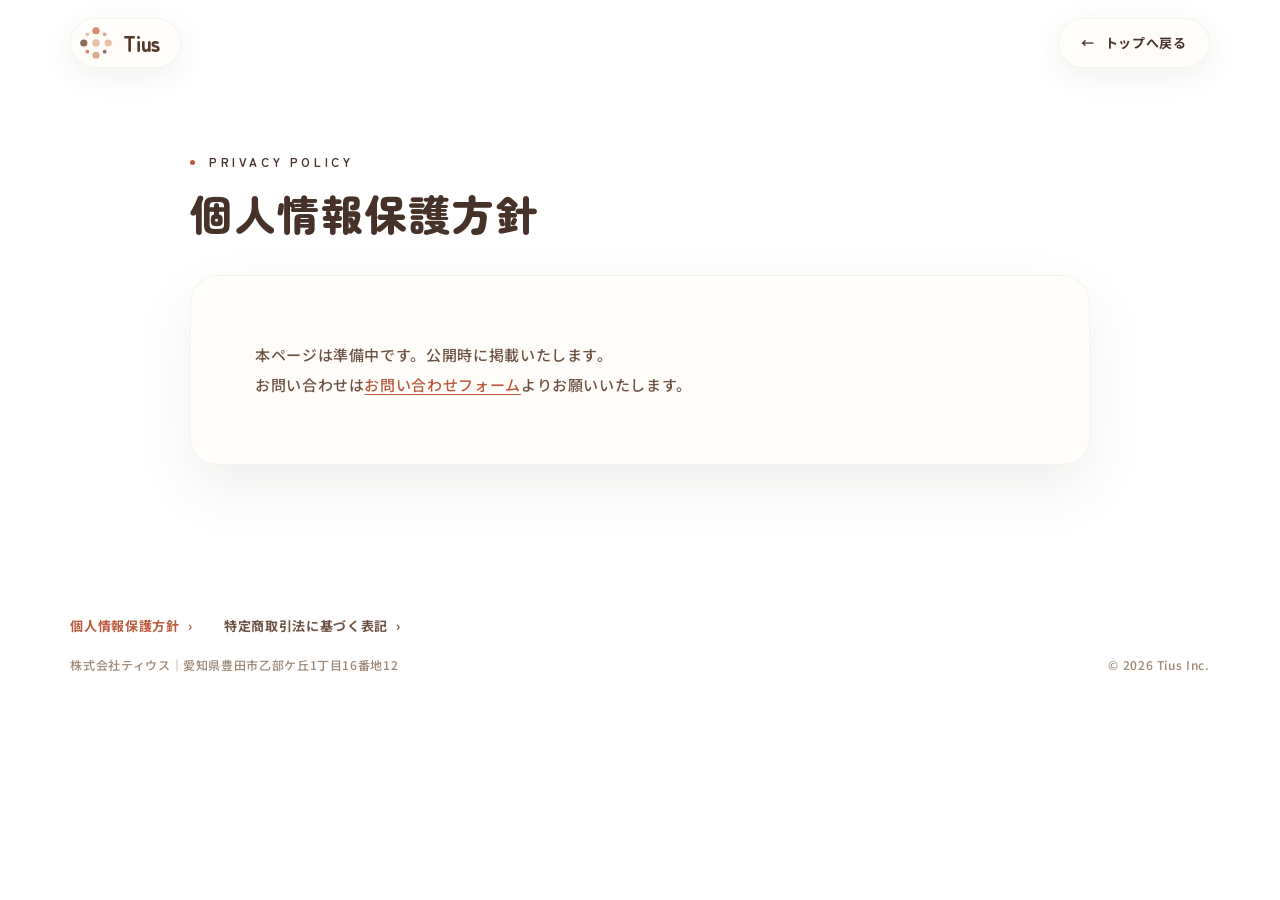
<file: privacy.html>
<!doctype html>
<html lang="ja">
<head>
  <meta charset="utf-8">
  <meta name="viewport" content="width=device-width, initial-scale=1">
  <title>個人情報保護方針｜株式会社ティウス</title>
  <meta name="description" content="株式会社ティウスの個人情報保護方針（プライバシーポリシー）です。個人情報の取り扱いについて記載しています。">
  <link rel="icon" href="assets/mark.svg" type="image/svg+xml">
  <link rel="preconnect" href="https://fonts.googleapis.com">
  <link rel="preconnect" href="https://fonts.gstatic.com" crossorigin>
  <link href="https://fonts.googleapis.com/css2?family=Zen+Maru+Gothic:wght@500;700;900&family=Noto+Sans+JP:wght@400;500;700;900&display=swap" rel="stylesheet">
  <link rel="stylesheet" href="css/style.css">
</head>
<body>
  <div class="grain" aria-hidden="true"></div>
  <header class="header">
    <a href="index.html" class="header__logo" aria-label="株式会社ティウス トップへ">
      <img class="header__mark" src="assets/mark.svg" alt="" width="34" height="34">
      <span class="header__type">Tius</span>
    </a>
    <a class="header__back" href="index.html"><i>←</i>トップへ戻る</a>
  </header>
  <main class="legal">
    <div class="legal__inner">
      <div class="legal__head">
        <p class="label"><i></i>Privacy Policy</p>
        <h1 class="legal__title">個人情報保護方針</h1>
      </div>
      <div class="legal__card">
        <p>本ページは準備中です。公開時に掲載いたします。</p>
        <p>お問い合わせは<a href="index.html#contact">お問い合わせフォーム</a>よりお願いいたします。</p>
      </div>
    </div>
  </main>
  <footer class="footer">
    <nav class="footer__legal" aria-label="規約・表記">
      <a href="privacy.html" aria-current="page">個人情報保護方針<i>›</i></a>
      <a href="tokushoho.html">特定商取引法に基づく表記<i>›</i></a>
    </nav>
    <div class="footer__bottom">
      <p>株式会社ティウス｜愛知県豊田市乙部ケ丘1丁目16番地12</p>
      <p>© 2026 Tius Inc.</p>
    </div>
  </footer>
</body>
</html>
</file>
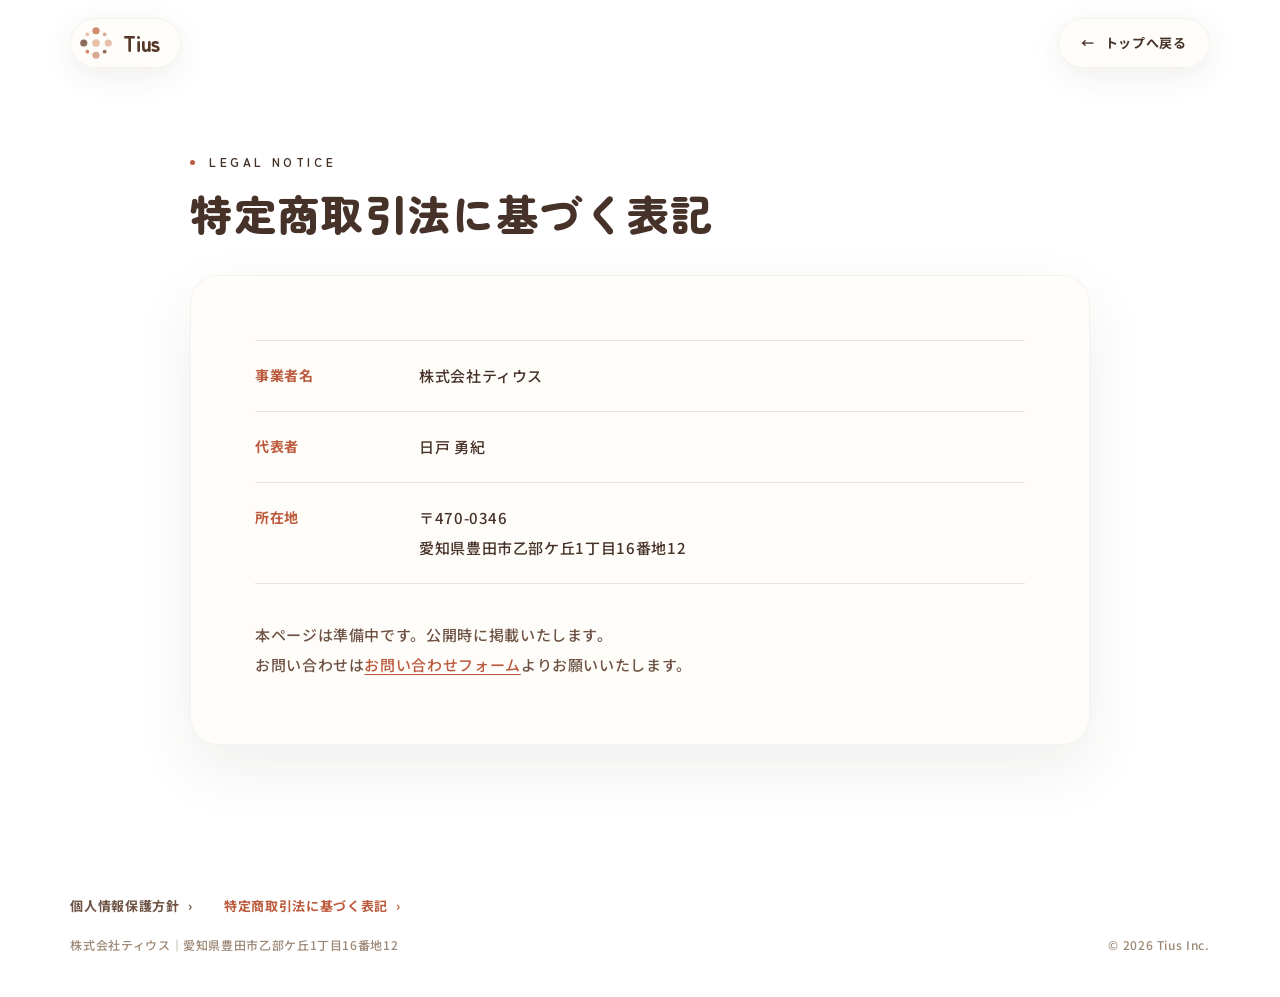
<file: tokushoho.html>
<!doctype html>
<html lang="ja">
<head>
  <meta charset="utf-8">
  <meta name="viewport" content="width=device-width, initial-scale=1">
  <title>特定商取引法に基づく表記｜株式会社ティウス</title>
  <meta name="description" content="株式会社ティウスの特定商取引法に基づく表記です。販売事業者、所在地、お支払い方法、返品・キャンセルについて記載しています。">
  <link rel="icon" href="assets/mark.svg" type="image/svg+xml">
  <link rel="preconnect" href="https://fonts.googleapis.com">
  <link rel="preconnect" href="https://fonts.gstatic.com" crossorigin>
  <link href="https://fonts.googleapis.com/css2?family=Zen+Maru+Gothic:wght@500;700;900&family=Noto+Sans+JP:wght@400;500;700;900&display=swap" rel="stylesheet">
  <link rel="stylesheet" href="css/style.css">
</head>
<body>
  <header class="header">
    <a href="index.html" class="header__logo" aria-label="株式会社ティウス トップへ">
      <img class="header__mark" src="assets/mark.svg" alt="" width="34" height="34">
      <span class="header__type">Tius</span>
    </a>
    <a class="header__back" href="index.html"><i>←</i>トップへ戻る</a>
  </header>
  <main class="legal">
    <div class="legal__inner">
      <div class="legal__head">
        <p class="label"><i></i>Legal Notice</p>
        <h1 class="legal__title">特定商取引法に基づく表記</h1>
      </div>
      <div class="legal__card">
        <dl class="legal__table">
          <div class="legal__row"><dt>事業者名</dt><dd>株式会社ティウス</dd></div>
          <div class="legal__row"><dt>代表者</dt><dd>日戸 勇紀</dd></div>
          <div class="legal__row"><dt>所在地</dt><dd>〒470-0346<br>愛知県豊田市乙部ケ丘1丁目16番地12</dd></div>
        </dl>
        <p>本ページは準備中です。公開時に掲載いたします。</p>
        <p>お問い合わせは<a href="index.html#contact">お問い合わせフォーム</a>よりお願いいたします。</p>
      </div>
    </div>
  </main>
  <footer class="footer">
    <nav class="footer__legal" aria-label="規約・表記">
      <a href="privacy.html">個人情報保護方針<i>›</i></a>
      <a href="tokushoho.html" aria-current="page">特定商取引法に基づく表記<i>›</i></a>
    </nav>
    <div class="footer__bottom">
      <p>株式会社ティウス｜愛知県豊田市乙部ケ丘1丁目16番地12</p>
      <p>© 2026 Tius Inc.</p>
    </div>
  </footer>
</body>
</html>
</file>
<file: css/style.css>
/* =========================================================
   株式会社ティウス — corporate site
   Layout, glass surfaces and motion. Scroll-linked motion lives in js/main.js;
   looping scenes (dial art) are pure CSS keyframes here.
   ========================================================= */
:root {
  /* Kraft paper, terracotta and dark cocoa, after the ぴち家 work-with-us page.
     The four mark colours keep their old names (sky/peach/lemon/sage) so every scene still finds them */
  --sky: #dda186;   /* light terracotta */
  --peach: #f2d7c4; /* pink beige */
  --lemon: #eac9b4; /* dusty pink beige (was sand; no yellow left on the page) */
  --sage: #a37f63;  /* cocoa */
  /* Derived */
  --sky-deep: #bc5a3e; /* terracotta: emphasis, buttons, badges, key numbers */
  --terra: #bc5a3e;
  --ink: #463228;
  --ink-2: #6e5344;
  --muted: #9d8875;
  --deep: #57392a;
  /* White faces: warm white for the ground, a very pale écru (--tint) for every other band. No dark faces */
  --paper: #ffffff;
  --tint: #faf8f6;
  --cream: #ffffff;
  --marker: rgba(247, 216, 198, 0.8);
  --line: rgba(70, 50, 40, 0.12);
  --glass: #ffffff;
  --glass-line: rgba(70, 50, 40, 0.06);
  --shadow-soft: 0 14px 40px rgba(70, 50, 40, 0.08), 0 2px 8px rgba(70, 50, 40, 0.04);
  --ig: linear-gradient(135deg, #d2825c 0%, #bc5a3e 55%, #a04a30 100%);
  /* Headings and big numbers: bold rounded gothic. Body: plain gothic. Captions: handwriting */
  --font-round: "Zen Maru Gothic", "M PLUS Rounded 1c", "Hiragino Maru Gothic ProN", "HG丸ｺﾞｼｯｸM-PRO", "Kosugi Maru", "Arial Rounded MT Bold", sans-serif;
  --font-en: var(--font-round);
  --font-ja: "Noto Sans JP", "Hiragino Sans", "Hiragino Kaku Gothic ProN", "Yu Gothic", "Meiryo", system-ui, sans-serif;
  --font-hand: "Yomogi", "Klee One", var(--font-round);
  --pad: clamp(20px, 5.5vw, 88px);
  --radius: 28px;
  --ease: cubic-bezier(0.16, 1, 0.3, 1);
}

*, *::before, *::after { box-sizing: border-box; margin: 0; padding: 0; }
html { -webkit-text-size-adjust: 100%; scroll-padding-top: 110px; }
.sprite { position: absolute; width: 0; height: 0; overflow: hidden; }
html.is-loading, html.is-menu-open { overflow: hidden; }
body {
  /* Shown when WebGL is unavailable; the canvas paints over it */
  background: var(--paper);
  color: var(--ink);
  font-family: var(--font-ja);
  font-weight: 500;
  line-height: 2;
  letter-spacing: 0.04em;
  overflow-x: clip;
  -webkit-font-smoothing: antialiased;
}
a { color: inherit; text-decoration: none; }
img, svg { display: block; }
ol, ul { list-style: none; }
button { font: inherit; color: inherit; background: none; border: 0; cursor: pointer; }
::selection { background: var(--sky); color: var(--ink); }
:focus-visible { outline: 2px solid var(--sky-deep); outline-offset: 3px; }

html.lenis, html.lenis body { height: auto; }
.lenis.lenis-smooth { scroll-behavior: auto !important; }
.lenis.lenis-stopped { overflow: hidden; }

.webgl { position: fixed; inset: 0; z-index: 0; width: 100%; height: 100%; pointer-events: none; }
/* Headings and big numbers in the rounded face */
h1, h2, h3, h4, .intro__lead, .cycle__ask, .cycle__label, .cycle__steps li > b, .cycle__goal, .voices li,
.client-note__name, .form__title, .worries li, .feature__list-title, .sns__text b, .ig-card__body b { font-family: var(--font-round); }
main, .footer { position: relative; z-index: 2; }
main { overflow-x: clip; }

/* Split text: each character rises inside a mask */
.ch { display: inline-block; overflow: hidden; vertical-align: top; padding: 0.08em 0; margin: -0.08em 0; }
.ch__in { display: inline-block; will-change: transform; }

/* ---------- Loader: the logo fades in, then the page shows ---------- */
.loader {
  position: fixed;
  inset: 0;
  z-index: 100;
  display: grid;
  place-items: center;
  padding: 24px;
  background: var(--paper);
  animation: loader-fallback 0.01s 6s forwards;
}
@keyframes loader-fallback { to { visibility: hidden; } }
.loader__logo { position: relative; display: flex; flex-direction: column; align-items: center; justify-content: center; gap: 16px; opacity: 0; }
.loader__mark { width: clamp(96px, 12vw, 136px); height: auto; aspect-ratio: 1; }
.loader__type {
  display: grid;
  justify-items: center;
  gap: 4px;
  font-family: var(--font-en);
  font-size: clamp(30px, 3.4vw, 40px);
  font-weight: 800;
  line-height: 1;
  letter-spacing: -0.03em;
  color: var(--deep);
}
.loader__type small { font-family: var(--font-ja); font-size: 12px; font-weight: 700; letter-spacing: 0.3em; color: var(--muted); }
.no-motion-lib .loader { display: none; }

/* ---------- Header ---------- */
.header {
  position: fixed;
  top: 18px;
  left: var(--pad);
  right: var(--pad);
  z-index: 50;
  display: flex;
  align-items: center;
  justify-content: space-between;
  gap: 16px;
  pointer-events: none;
}
.header > * { pointer-events: auto; }
.header__logo, .header__nav, .header__menu {
  border: 1px solid var(--glass-line);
  background: rgba(255, 253, 249, 0.8);
  -webkit-backdrop-filter: blur(16px) saturate(1.3);
  backdrop-filter: blur(16px) saturate(1.3);
  box-shadow: 0 8px 30px rgba(70, 50, 40, 0.08);
}
.header__logo { display: flex; align-items: center; gap: 10px; padding: 7px 20px 7px 8px; border-radius: 999px; }
.header__mark { width: 34px; height: 34px; transition: transform 0.8s var(--ease); }
.header__logo:hover .header__mark { transform: rotate(90deg); }
.header__type { font-family: var(--font-en); font-size: 21px; font-weight: 800; line-height: 1; letter-spacing: -0.02em; color: var(--deep); }
.header__nav {
  display: flex;
  align-items: center;
  gap: clamp(14px, 2vw, 30px);
  padding: 6px 6px 6px 28px;
  border-radius: 999px;
  font-family: var(--font-en);
  font-size: 14px;
  font-weight: 600;
  letter-spacing: 0.01em;
}
.header__nav a { position: relative; }
.header__nav a:not(.header__contact)::before {
  content: "";
  position: absolute;
  left: -10px;
  top: 50%;
  width: 4px;
  height: 4px;
  margin-top: -2px;
  border-radius: 50%;
  background: var(--sky-deep);
  transform: scale(0);
  transition: transform 0.4s var(--ease);
}
.header__nav a:hover::before { transform: scale(1); }
.header__contact { display: flex; align-items: center; gap: 10px; padding: 10px 22px; border-radius: 999px; background: var(--terra); color: #fffdf9; transition: background 0.3s; }
.header__contact:hover { background: var(--deep); }
.header__contact i { width: 7px; height: 7px; border-radius: 50%; background: var(--peach); }
.header__menu { display: none; align-items: center; gap: 12px; height: 50px; padding: 0 20px; border-radius: 999px; font-family: var(--font-en); font-size: 13px; font-weight: 700; }
.header__bars { position: relative; width: 18px; height: 10px; }
.header__bars i { position: absolute; left: 0; width: 100%; height: 2px; border-radius: 2px; background: var(--ink); transition: transform 0.4s var(--ease); }
.header__bars i:first-child { top: 0; }
.header__bars i:last-child { bottom: 0; }
.is-menu-open .header__bars i:first-child { transform: translateY(4px) rotate(45deg); }
.is-menu-open .header__bars i:last-child { transform: translateY(-4px) rotate(-45deg); }

.menu {
  position: fixed;
  inset: 0;
  z-index: 45;
  display: grid;
  align-content: center;
  justify-items: center;
  gap: 44px;
  background: rgba(253, 252, 249, 0.94);
  -webkit-backdrop-filter: blur(20px);
  backdrop-filter: blur(20px);
  opacity: 0;
  visibility: hidden;
  transition: opacity 0.5s var(--ease), visibility 0.5s;
}
.is-menu-open .menu { opacity: 1; visibility: visible; }
.menu__nav { display: grid; gap: 14px; }
.menu__nav a { display: flex; align-items: baseline; gap: 16px; font-size: 13px; color: var(--ink-2); }
.menu__nav span { min-width: 5.4em; font-family: var(--font-en); font-size: 30px; font-weight: 700; color: var(--ink); letter-spacing: -0.01em; }
.menu__sns { display: flex; gap: 14px; }
.menu__sns .sns__logo { width: 48px; height: 48px; }

.motion-toggle {
  position: fixed;
  left: 16px;
  bottom: 16px;
  z-index: 60;
  max-width: min(360px, calc(100% - 32px));
  padding: 12px 16px;
  border: 1px solid var(--glass-line);
  border-radius: 16px;
  background: rgba(255, 253, 249, 0.9);
  font-size: 12px;
  line-height: 1.7;
  color: var(--ink-2);
  box-shadow: 0 10px 30px rgba(70, 50, 40, 0.12);
}
.motion-toggle b { display: block; margin-top: 4px; color: var(--sky-deep); }
.motion-toggle[hidden] { display: none; }

/* ---------- Shared parts ---------- */
.section { padding: clamp(112px, 17vh, 200px) var(--pad); }
.label { display: flex; align-items: center; gap: 14px; font-family: var(--font-en); font-size: 12px; font-weight: 700; letter-spacing: 0.3em; text-transform: uppercase; }
.label i { width: 5px; height: 5px; border-radius: 50%; background: var(--sky-deep); }

/* Headings: a small sticker with a short Japanese word, the big Japanese title under it */
.head { display: grid; justify-items: start; gap: 16px; margin-bottom: clamp(56px, 8vh, 88px); }
.head--center { justify-items: center; text-align: center; }
/* Sticker: a white pill with a stitched (dotted) edge and a white rim, stuck on at a slight tilt */
.head__sticker {
  display: inline-block;
  padding: 5px 18px 6px;
  border: 2px dashed rgba(221, 161, 134, 0.7);
  border-radius: 999px;
  background: #ffffff;
  box-shadow: 0 0 0 4px #ffffff, 0 6px 16px rgba(70, 50, 40, 0.1);
  font-family: var(--font-round);
  font-size: clamp(13px, 1.05vw, 15px);
  font-weight: 700;
  line-height: 1.6;
  letter-spacing: 0.08em;
  color: var(--terra);
  rotate: -2deg;
  text-shadow: none;
}
.head__ja { font-family: var(--font-round); font-size: clamp(30px, 3.4vw, 48px); font-weight: 900; line-height: 1.35; letter-spacing: 0.02em; color: var(--ink); }

.glass {
  border: 1px solid var(--glass-line);
  border-radius: var(--radius);
  background: var(--glass);
  box-shadow: var(--shadow-soft);
}

.btn {
  display: inline-flex;
  align-items: center;
  gap: 44px;
  padding: 9px 9px 9px 32px;
  border-radius: 999px;
  background: linear-gradient(110deg, #a94f36 10%, #c06547 100%);
  color: #fffdf9;
  font-family: var(--font-en);
  font-size: 15px;
  font-weight: 700;
  letter-spacing: 0.02em;
  box-shadow: 0 18px 44px rgba(74, 40, 26, 0.28);
  transition: box-shadow 0.4s var(--ease), transform 0.4s var(--ease);
}
.btn:hover { box-shadow: 0 22px 56px rgba(74, 40, 26, 0.38); transform: translateY(-2px); }
.btn__arrow { display: grid; place-items: center; flex: none; width: 42px; height: 42px; border-radius: 50%; background: #fffdf9; overflow: hidden; }
.btn__arrow svg { width: 18px; height: 18px; fill: none; stroke: var(--deep); stroke-width: 2.2; stroke-linecap: round; stroke-linejoin: round; }
.btn:hover .btn__arrow svg { animation: arrow-loop 0.6s var(--ease); }
@keyframes arrow-loop { 0% { transform: none; } 49% { transform: translateX(150%); } 50% { transform: translateX(-150%); } 100% { transform: none; } }
.btn--lg { gap: 56px; padding: 12px 12px 12px 40px; font-family: var(--font-ja); font-size: 17px; letter-spacing: 0.06em; }
.btn--lg .btn__arrow { width: 52px; height: 52px; }

/* Wide bands of the page: white or pale écru, no card edge. Their pale fill fades in and out
   at top and bottom, so the bands blend into each other and the 3D mark still shows through softly */
.panel { padding: clamp(112px, 17vh, 200px) var(--pad); }
.is-tint, .panel--soft {
  background: linear-gradient(180deg, rgba(250, 246, 240, 0) 0, rgba(250, 246, 240, 0.94) 96px, rgba(250, 246, 240, 0.94) calc(100% - 96px), rgba(250, 246, 240, 0) 100%);
}
.panel--soft { position: relative; }

/* ---------- Hero ---------- */
/* Album cover: the title in the middle, the photos taped in underneath it in one row */
.hero {
  position: relative;
  isolation: isolate;
  display: flex;
  flex-direction: column;
  align-items: center;
  min-height: 100vh;
  min-height: 100svh;
  padding: clamp(118px, 15vh, 160px) var(--pad) clamp(56px, 8vh, 96px);
  color: var(--ink);
  text-align: center;
}
/* Pale peach blobs behind everything, like watercolour on the album page */
.blob { position: absolute; z-index: -1; border-radius: 50%; background: radial-gradient(circle at 40% 40%, rgba(248, 219, 205, 0.5), rgba(251, 232, 222, 0.28) 55%, rgba(253, 240, 234, 0) 72%); filter: blur(10px); pointer-events: none; }
.blob--1 { top: 6%; left: -6%; width: clamp(240px, 32vw, 520px); aspect-ratio: 1; }
.blob--2 { top: 30%; right: -8%; width: clamp(260px, 36vw, 600px); aspect-ratio: 1; opacity: 0.8; }
.blob--3 { bottom: -4%; left: 30%; width: clamp(200px, 24vw, 380px); aspect-ratio: 1; opacity: 0.6; }
.hero__copy { position: relative; display: grid; justify-items: center; max-width: 100%; }
.hero__title { font-size: clamp(34px, 5vw, 72px); font-weight: 900; line-height: 1.35; letter-spacing: 0.02em; color: var(--ink); }
.phrase { display: inline-block; }
.hero__title.is-revealed .ch { overflow: visible; }
.hero__title .line { display: block; white-space: nowrap; }
.hero__title em { position: relative; display: inline-block; }
/* The hand-drawn wave under ワクワク (main.js draws it in after the title lands) */
.hero__squiggle { position: absolute; left: -2%; right: -2%; bottom: -0.22em; width: 104%; height: 0.32em; overflow: visible; pointer-events: none; }
.hero__squiggle path { fill: none; stroke: var(--terra); stroke-width: 5; stroke-linecap: round; stroke-linejoin: round; stroke-dasharray: 1; opacity: 0.85; }
.hero__sub { position: relative; width: fit-content; max-width: 100%; margin-top: clamp(22px, 3.4vh, 34px); font-size: clamp(15px, 1.3vw, 19px); font-weight: 700; line-height: 1.85; letter-spacing: 0.04em; color: var(--ink-2); --wipe: 1; }
/* Written in from the left behind a thin scan bar (main.js tweens --wipe from 0 to 1) */
.hero__sub-text { display: block; clip-path: inset(-0.3em calc((1 - var(--wipe)) * 100%) -0.3em 0); }
.hero__scan {
  position: absolute;
  top: -0.2em;
  bottom: -0.2em;
  left: calc(100% * var(--wipe));
  width: 2px;
  border-radius: 2px;
  background: var(--peach);
  opacity: 0;
}
/* The album row: a big rounded photo in the middle, a smaller tilted snapshot on each side */
.hero__album {
  position: relative;
  display: grid;
  grid-template-columns: 1fr minmax(0, 1.9fr) 1fr;
  align-items: center;
  gap: clamp(20px, 3vw, 52px);
  width: 100%;
  max-width: 1180px;
  margin-top: clamp(40px, 6vh, 64px);
}
/* Masking tape: a translucent pink-beige strip with torn ends (shared by every taped photo) */
.album-main::before, .album-main::after, .album-side::before, .band-photo::before, .svc__photo::before, .intro__photo::before {
  content: "";
  position: absolute;
  z-index: 2;
  width: var(--tape-w, 96px);
  height: var(--tape-h, 26px);
  background: repeating-linear-gradient(90deg, rgba(242, 215, 196, 0.75) 0 6px, rgba(247, 218, 200, 0.8) 6px 12px);
  -webkit-mask: conic-gradient(from -45deg at left, transparent 90deg, #000 0) left / 51% 6px repeat-y, conic-gradient(from 135deg at right, transparent 90deg, #000 0) right / 51% 6px repeat-y;
  mask: conic-gradient(from -45deg at left, transparent 90deg, #000 0) left / 51% 6px repeat-y, conic-gradient(from 135deg at right, transparent 90deg, #000 0) right / 51% 6px repeat-y;
  box-shadow: 0 1px 2px rgba(70, 50, 40, 0.08);
  pointer-events: none;
}
.album-main { position: relative; margin: 0; padding: clamp(8px, 0.9vw, 12px); border-radius: 30px; background: var(--cream); box-shadow: 0 26px 60px rgba(70, 50, 40, 0.14), 0 3px 10px rgba(70, 50, 40, 0.06); rotate: -1deg; --tape-w: clamp(90px, 10vw, 140px); --tape-h: clamp(24px, 2.4vw, 32px); }
.album-main img { width: 100%; height: auto; aspect-ratio: 5 / 4; object-fit: cover; object-position: 50% 52%; border-radius: 22px; }
.album-main::before { top: calc(var(--tape-h) * -0.45); left: 8%; rotate: -8deg; }
.album-main::after { top: calc(var(--tape-h) * -0.45); right: 8%; rotate: 7deg; }
.album-side { position: relative; margin: 0; padding: 8px 8px 0; border-radius: 6px; background: var(--cream); box-shadow: 0 16px 36px rgba(70, 50, 40, 0.14), 0 2px 6px rgba(70, 50, 40, 0.06); --tape-w: 72px; --tape-h: 22px; }
.album-side img { width: 100%; height: auto; aspect-ratio: 4 / 5; object-fit: cover; border-radius: 3px; }
.album-side figcaption { padding: 8px 2px 10px; font-family: var(--font-hand); font-size: clamp(12px, 1.1vw, 15px); font-weight: 400; line-height: 1.4; letter-spacing: 0; color: var(--ink); text-wrap: balance; }
.album-side::before { top: -11px; left: 50%; translate: -50% 0; rotate: -5deg; }
.album-side--l { rotate: -6deg; translate: 0 18px; }
.album-side--l img { object-position: 50% 80%; }
.album-side--r { rotate: 5deg; translate: 0 -10px; }
.album-side--r img { object-position: 50% 74%; }

/* ---------- Photo band ---------- */
/* One row of taped snapshots, each at its own small tilt. Phones scroll it sideways */
.photoband { position: relative; z-index: 2; padding: clamp(24px, 4vh, 48px) 0 clamp(36px, 6vh, 64px); }
.photoband__list { display: flex; justify-content: center; gap: clamp(16px, 2vw, 32px); padding: 22px var(--pad) 30px; overflow-x: auto; scrollbar-width: none; scroll-snap-type: x proximity; }
.photoband__list::-webkit-scrollbar { display: none; }
.band-photo { position: relative; flex: 0 1 220px; min-width: 0; padding: 8px 8px 0; border-radius: 5px; background: var(--cream); box-shadow: 0 14px 30px rgba(70, 50, 40, 0.13), 0 2px 5px rgba(70, 50, 40, 0.06); rotate: -3deg; scroll-snap-align: center; --tape-w: 64px; --tape-h: 20px; transition: rotate 0.5s var(--ease); }
.band-photo img { width: 100%; height: auto; aspect-ratio: 1; object-fit: cover; border-radius: 2px; }
.band-photo span { display: block; padding: 7px 2px 9px; font-family: var(--font-hand); font-size: clamp(12px, 1vw, 14px); line-height: 1.4; text-align: center; color: var(--ink); text-wrap: balance; }
.band-photo::before { top: -10px; left: 50%; translate: -50% 0; rotate: 4deg; }
.band-photo:nth-child(2) { rotate: 2.5deg; translate: 0 10px; }
.band-photo:nth-child(2)::before { rotate: -6deg; }
.band-photo:nth-child(3) { rotate: -1.5deg; translate: 0 -6px; }
.band-photo:nth-child(3) img { object-position: 50% 40%; }
.band-photo:nth-child(4) { rotate: 3.5deg; translate: 0 8px; }
.band-photo:nth-child(5) { rotate: -2.5deg; }
.band-photo:nth-child(5)::before { rotate: -3deg; }
.band-photo:hover { rotate: 0deg; }

/* ---------- Section dividers: a stitched seam or a loose wave, both pale ---------- */
.divider { position: relative; z-index: 2; height: 24px; max-width: 1240px; margin: 0 auto; padding: 0 var(--pad); box-sizing: content-box; }
.divider--stitch { background: repeating-linear-gradient(90deg, rgba(221, 161, 134, 0.45) 0 12px, transparent 12px 22px) center / 100% 2.5px no-repeat; background-origin: content-box; background-clip: content-box; }
.divider--wave svg { width: 100%; height: 100%; overflow: visible; }
.divider--wave path { fill: none; stroke: rgba(216, 169, 147, 0.55); stroke-width: 2.5; stroke-linecap: round; vector-effect: non-scaling-stroke; }

/* ---------- Intro ---------- */
.intro { padding-top: clamp(140px, 21vh, 230px); padding-bottom: clamp(52px, 8vh, 100px); }
/* Lead and text on the left, one big taped-in photo beside them */
.intro__body { display: grid; grid-template-columns: 1.1fr 1fr; grid-template-areas: "lead photo" "text photo"; column-gap: clamp(56px, 9vw, 160px); row-gap: 40px; align-items: start; max-width: 1240px; margin: 0 auto; }
.intro__lead { grid-area: lead; }
.intro__text { grid-area: text; }
.intro__photo { grid-area: photo; align-self: stretch; position: relative; display: flex; flex-direction: column; min-height: 460px; margin: 0; padding: 10px 10px 0; border-radius: 22px; background: var(--cream); box-shadow: 0 24px 60px rgba(70, 50, 40, 0.14); rotate: 1.2deg; --tape-w: 110px; --tape-h: 28px; }
.intro__photo::before { top: -13px; left: 50%; translate: -50% 0; rotate: -4deg; }
.intro__photo img { flex: 1 1 0; width: 100%; min-height: 0; height: auto; object-fit: cover; object-position: 50% 60%; border-radius: 14px; }
.intro__photo figcaption { padding: 10px 4px 12px; font-family: var(--font-hand); font-size: 15px; line-height: 1.4; text-align: center; color: var(--ink); }
.intro__lead { font-size: clamp(24px, 2.4vw, 36px); font-weight: 700; line-height: 1.75; color: var(--ink); }
.intro__text { display: grid; gap: 36px; justify-items: start; padding-top: 16px; color: var(--ink-2); }
.intro__text .btn { margin-top: 24px; }
/* Key words: a lemon marker sweeps under them once the lead is on screen */
.intro__lead em {
  font-style: normal;
  background: linear-gradient(transparent 62%, var(--marker) 62%, var(--marker) 92%, transparent 92%) no-repeat 0 0 / 0% 100%;
  -webkit-box-decoration-break: clone;
  box-decoration-break: clone;
  transition: background-size 1.4s var(--ease) 0.2s;
}
.intro__lead em.is-marked { background-size: 100% 100%; }
/* ---------- Vision ---------- */
.vision { position: relative; }
.vision__grid { display: grid; grid-template-columns: 1.05fr 1fr; gap: clamp(56px, 8vw, 150px); align-items: stretch; }
.vision__title { font-size: clamp(30px, 3.7vw, 56px); font-weight: 900; line-height: 1.5; letter-spacing: 0.01em; color: var(--ink); }
.vision__title em, .hero__title em { font-style: normal; }
/* Characters of a highlighted phrase share one gradient (main.js sets --i and --n) */
@property --shine { syntax: "<percentage>"; inherits: true; initial-value: 0%; }
.grad .ch__in {
  background: linear-gradient(100deg, #a04a30 0%, #bc5a3e 30%, #d2825c 60%, #8a6a52 85%, #a04a30 100%) 0 0 / calc(var(--n) * 100%) 100%;
  background-position: calc((var(--i) / max(var(--n) - 1, 1)) * 100% + var(--shine)) 0;
  -webkit-background-clip: text;
  background-clip: text;
  color: transparent;
}
.grad { animation: shine 7s ease-in-out infinite alternate; }
@keyframes shine { to { --shine: 60%; } }
.reduced .grad { animation: none; }
/* Copy sitting straight on the page gets a soft white halo, in case the 3D mark drifts behind it */
.intro__lead, .intro__text, .head__ja, .vision__title, .vision__story,
.works__intro, .clients__text, .flow__steps, .articles__head {
  text-shadow: 0 0 16px rgba(253, 252, 249, 0.95), 0 0 3px rgba(253, 252, 249, 0.8);
}
.grad .ch__in, .works__count span { text-shadow: none; }
.voices li { text-wrap: balance; }
.intro__text p, .vision__story p, .cycle__note, .cycle__steps small, .feature__text, .feature__note, .svc p, .strength__item p, .works__text, .works__note, .flow__steps p, .contact__text { text-wrap: pretty; }
.chain li span { word-break: keep-all; }
/* Voices: speech bubbles with a small face, swaying */
.vision__main { display: flex; flex-direction: column; }
.voices { display: grid; gap: 22px; justify-items: start; margin-top: auto; padding-top: 64px; }
.voices li {
  position: relative;
  display: flex;
  align-items: center;
  gap: 12px;
  padding: 10px 22px 10px 10px;
  border: 1px solid #fffdf9;
  border-radius: 999px 999px 999px 10px;
  background: rgba(255, 253, 249, 0.82);
  -webkit-backdrop-filter: blur(12px);
  backdrop-filter: blur(12px);
  font-size: 15px;
  font-weight: 700;
  line-height: 1.6;
  color: var(--ink);
  box-shadow: 0 14px 34px rgba(70, 50, 40, 0.1);
}
.voices__icon { position: relative; flex: none; width: 34px; height: 34px; border-radius: 50%; background: var(--sky); }
.voices__icon::before, .voices__icon::after { content: ""; position: absolute; left: 50%; border-radius: 50%; background: #fffdf9; transform: translateX(-50%); }
.voices__icon::before { top: 7px; width: 11px; height: 11px; }
.voices__icon::after { bottom: 5px; width: 20px; height: 10px; border-radius: 10px 10px 4px 4px; }
.voices li:nth-child(2) { margin-left: 9%; border-radius: 999px 999px 10px 999px; }
.voices li:nth-child(2) .voices__icon { background: var(--peach); }
.voices li:nth-child(3) { margin-left: 3%; }
.voices li:nth-child(3) .voices__icon { background: var(--sage); }
/* Story: three paragraphs on glass; words fill with ink as you scroll */
.vision__story {
  position: relative;
  isolation: isolate;
  display: flex;
  flex-direction: column;
  justify-content: space-between;
  gap: 36px;
  padding: clamp(44px, 4.6vw, 68px) clamp(32px, 4.2vw, 64px) clamp(44px, 4.6vw, 68px) clamp(60px, 5.6vw, 84px);
  overflow: hidden;
  border: 1px solid #fffdf9;
  border-radius: 32px;
  background: rgba(255, 253, 249, 0.74);
  -webkit-backdrop-filter: blur(24px) saturate(1.2);
  backdrop-filter: blur(24px) saturate(1.2);
  box-shadow: 0 30px 70px rgba(70, 50, 40, 0.12);
  font-size: 16px;
  line-height: 2;
  color: var(--ink);
}
.vision__story::before {
  content: "";
  position: absolute;
  inset: -30%;
  z-index: -1;
  background: radial-gradient(28% 30% at 80% 20%, rgba(221, 161, 134, 0.18), transparent 70%), radial-gradient(26% 28% at 20% 85%, rgba(242, 215, 196, 0.2), transparent 70%);
  animation: aurora 16s ease-in-out infinite alternate;
}
.reduced .vision__story::before { animation: none; }
.vision__quote { position: absolute; top: clamp(16px, 2vw, 28px); right: clamp(18px, 2.4vw, 32px); z-index: -1; width: auto; height: clamp(34px, 3.2vw, 44px); fill: none; stroke: rgba(176, 81, 58, 0.28); stroke-width: 1.5; pointer-events: none; }
.story__item { position: relative; display: grid; gap: 8px; }
.story__head { font-size: clamp(18px, 1.6vw, 22px); font-weight: 900; line-height: 1.4; color: var(--ink); }
.vision__story strong { font-weight: 900; color: var(--ink); }
.story__item::before {
  content: "";
  position: absolute;
  top: 9px;
  left: calc(clamp(60px, 5.6vw, 84px) * -1 + clamp(28px, 2.8vw, 40px) - 5px);
  width: 12px;
  height: 12px;
  border: 2px solid rgba(70, 50, 40, 0.2);
  border-radius: 50%;
  background: #fffdf9;
  transition: border-color 0.5s, background 0.5s, box-shadow 0.5s;
}
.story__item.is-active::before { border-color: var(--sky-deep); background: var(--sky); box-shadow: 0 0 0 5px rgba(221, 161, 134, 0.3); }
.story__item:nth-child(4).is-active::before { border-color: #d2825c; background: var(--peach); box-shadow: 0 0 0 5px rgba(242, 215, 196, 0.3); }
.story__item:nth-child(5).is-active::before { border-color: #8a6a52; background: var(--sage); box-shadow: 0 0 0 5px rgba(140, 107, 88, 0.3); }
.vision__progress { position: absolute; top: clamp(52px, 5.2vw, 76px); bottom: clamp(52px, 5.2vw, 76px); left: clamp(28px, 2.8vw, 40px); width: 2px; border-radius: 2px; background: rgba(70, 50, 40, 0.1); }
.vision__progress i { position: absolute; inset: 0; border-radius: 2px; background: var(--terra); transform-origin: top; }

/* ----- Self check box: heading / dial + four stage cards / closing band ----- */
.cycle {
  display: grid;
  grid-template-columns: auto 1fr;
  grid-template-areas: "lead lead" "dial steps" "close close";
  align-items: center;
  column-gap: clamp(40px, 6vw, 100px);
  row-gap: clamp(48px, 7vh, 80px);
  margin-top: clamp(110px, 17vh, 200px);
  padding: clamp(40px, 5.4vw, 80px);
  border: 1px solid #fffdf9;
  border-radius: 40px;
  background: rgba(255, 253, 249, 0.66);
  -webkit-backdrop-filter: blur(24px) saturate(1.2);
  backdrop-filter: blur(24px) saturate(1.2);
  box-shadow: 0 30px 80px rgba(70, 50, 40, 0.12);
  --art-loop: 4s;
}
.cycle__lead { grid-area: lead; display: grid; justify-items: center; gap: 12px; text-align: center; }
.cycle__kicker { margin-bottom: 6px; }
.cycle__ask { word-break: keep-all; overflow-wrap: anywhere; font-size: clamp(24px, 2.8vw, 40px); font-weight: 900; line-height: 1.45; letter-spacing: 0.02em; color: var(--ink); }
.cycle__ask em { font-style: normal; background: linear-gradient(transparent 64%, var(--marker) 64%, var(--marker) 92%, transparent 92%); }
.cycle__sub { word-break: keep-all; overflow-wrap: anywhere; max-width: 46em; font-size: clamp(14px, 1.2vw, 16px); font-weight: 700; line-height: 1.9; color: var(--ink-2); }
.cycle__side { grid-area: dial; display: grid; justify-items: center; gap: 22px; }
.cycle__label { display: grid; justify-items: center; gap: 4px; font-size: clamp(16px, 1.4vw, 20px); font-weight: 900; line-height: 1.4; color: var(--ink); text-align: center; }
.cycle__dial { position: relative; width: clamp(260px, 28vw, 380px); aspect-ratio: 1; }
.cycle__dial svg { width: 100%; height: 100%; overflow: visible; }
.cycle__track { fill: none; stroke: rgba(70, 50, 40, 0.08); stroke-width: 14; }
.cycle__ticks { transform-origin: 160px 160px; animation: dial-turn 80s linear infinite; }
@keyframes dial-turn { to { transform: rotate(360deg); } }
.reduced .cycle__ticks { animation: none; }
.cycle__ticks line { stroke: rgba(70, 50, 40, 0.22); stroke-width: 1.5; stroke-linecap: round; }
.cycle__ticks line.is-major { stroke: rgba(70, 50, 40, 0.45); stroke-width: 2.5; }
.cycle__arc { fill: none; stroke-width: 14; stroke-linecap: round; transform-origin: 160px 160px; opacity: 0; }
/* Arcs follow the stage colours: sky, peach, lemon, sage */
.cycle__arc:nth-of-type(2) { stroke: var(--sky); }
.cycle__arc:nth-of-type(3) { stroke: var(--peach); }
.cycle__arc:nth-of-type(4) { stroke: var(--lemon); }
.cycle__arc:nth-of-type(5) { stroke: var(--sage); }
.cycle__hand { transform-origin: 160px 160px; }
.cycle__hand line { stroke: var(--deep); stroke-width: 3; stroke-linecap: round; }
.cycle__hand circle { fill: #fffdf9; stroke: var(--deep); stroke-width: 3; }
.cycle__core { position: absolute; inset: 0; display: grid; place-content: center; justify-items: center; gap: 2px; text-align: center; color: var(--ink); pointer-events: none; }
.cycle__core small { font-size: clamp(11px, 0.95vw, 13px); font-weight: 900; letter-spacing: 0.12em; color: var(--sky-deep); }
.cycle__core b { display: flex; align-items: baseline; font-family: var(--font-en); font-size: clamp(44px, 4.6vw, 66px); font-weight: 900; line-height: 1; letter-spacing: -0.04em; font-variant-numeric: tabular-nums; }
.cycle__pct { color: var(--terra); }
.cycle__core i { margin-left: 2px; font-size: 0.42em; font-style: normal; font-weight: 800; color: var(--sky-deep); }
.cycle__grow { display: flex; align-items: baseline; gap: 6px; margin-top: 6px; padding: 3px 12px; border-radius: 999px; background: rgba(140, 107, 88, 0.22); font-size: clamp(10px, 0.82vw, 12px); font-weight: 900; color: #a04a30; white-space: nowrap; }
.cycle__grow b { font-family: var(--font-en); font-size: 1.35em; font-weight: 800; font-variant-numeric: tabular-nums; }
.cycle__why { word-break: keep-all; overflow-wrap: anywhere; max-width: 300px; font-size: 12.5px; font-weight: 700; line-height: 1.8; color: var(--ink-2); text-align: center; text-wrap: balance; }
.cycle__why b { display: block; font-size: 13.5px; font-weight: 900; color: #a04a30; }
/* Four stage cards, two by two, each in its stage colour */
.cycle__steps { grid-area: steps; display: grid; grid-template-columns: 1fr 1fr; gap: 20px; }
.cycle__steps li {
  position: relative;
  display: grid;
  grid-template-columns: 1fr auto;
  grid-template-areas: "title art" "text text" "svcs svcs";
  align-items: start;
  gap: 8px 12px;
  overflow: hidden;
  padding: 26px 26px 24px;
  border: 1px solid #fffdf9;
  border-radius: 22px;
  background: rgba(255, 253, 249, 0.72);
  box-shadow: 0 14px 34px rgba(70, 50, 40, 0.07);
  opacity: 0.45;
  transform: translateY(10px);
  transition: opacity 0.6s, transform 0.6s var(--ease), box-shadow 0.6s, border-color 0.6s;
  --sc: var(--sky);
  --sd: #a04a30;
}
.cycle__steps li:nth-child(2) { --sc: var(--peach); --sd: #a35a3c; }
.cycle__steps li:nth-child(3) { --sc: var(--lemon); --sd: #8a6350; }
.cycle__steps li:nth-child(4) { --sc: var(--sage); --sd: #6e5240; }
.cycle__steps li::before { content: ""; position: absolute; top: 0; left: 0; right: 0; height: 4px; background: var(--sc); transform: scaleX(0); transform-origin: left; transition: transform 0.8s var(--ease) 0.1s; }
.cycle__steps li.is-on { opacity: 1; transform: none; border-color: color-mix(in srgb, var(--sc) 60%, #fffdf9); box-shadow: 0 20px 44px rgba(70, 50, 40, 0.1); }
.cycle__steps li.is-on::before { transform: none; }
.reduced .cycle__steps li { opacity: 1; transform: none; }
.cycle__steps li > b { grid-area: title; align-self: center; font-size: clamp(17px, 1.55vw, 24px); font-weight: 900; line-height: 1.4; color: var(--ink); word-break: keep-all; overflow-wrap: anywhere; }
.cycle__steps li > small { grid-area: text; margin-top: 4px; word-break: keep-all; overflow-wrap: anywhere; font-size: 13px; font-weight: 700; line-height: 1.8; color: var(--ink-2); }
/* Recommended places for each stage: they slide in out of a blur when the stage lights up */
.cycle__svcs { grid-area: svcs; display: grid; gap: 6px; margin-top: 8px; padding-top: 12px; border-top: 1px dashed rgba(70, 50, 40, 0.14); }
.cycle__svcs em { margin-bottom: 2px; font-size: 11px; font-style: normal; font-weight: 800; letter-spacing: 0.12em; color: var(--ink-2); }
.stage-svc {
  position: relative;
  display: flex;
  align-items: center;
  gap: 10px;
  overflow: hidden;
  padding: 7px 8px 7px 7px;
  border: 1px solid rgba(70, 50, 40, 0.08);
  border-radius: 14px;
  background: #fffdf9;
  box-shadow: 0 6px 14px rgba(70, 50, 40, 0.06);
  font-size: 12px;
  font-weight: 800;
  line-height: 1.5;
  color: var(--ink);
}
.stage-svc::before { content: ""; position: absolute; inset: 0; background: linear-gradient(105deg, transparent 30%, rgba(255, 253, 249, 0.9) 50%, transparent 70%) no-repeat -150% 0 / 60% 100%; pointer-events: none; }
.stage-svc::after { content: "→"; display: grid; place-items: center; flex: none; width: 22px; height: 22px; margin-left: auto; border-radius: 50%; background: color-mix(in srgb, var(--accent) 18%, #fffdf9); font-size: 12px; color: var(--ink); transition: transform 0.4s var(--ease); }
.stage-svc:hover { border-color: color-mix(in srgb, var(--accent) 60%, transparent); box-shadow: 0 10px 22px rgba(70, 50, 40, 0.12); }
.stage-svc:hover::after { transform: translateX(3px); }
.stage-svc__ic { display: grid; place-items: center; flex: none; width: 30px; height: 30px; border-radius: 9px; background: var(--accent); color: #fffdf9; }
.stage-svc__ic svg { width: 17px; height: 17px; fill: #fffdf9; color: #fffdf9; }
.stage-svc--community .stage-svc__ic svg, .stage-svc--school .stage-svc__ic svg, .stage-svc--sns .stage-svc__ic svg { fill: none; }
.stage-svc__txt { display: grid; line-height: 1.35; }
.stage-svc__txt b { font-size: 12.5px; font-weight: 900; }
.stage-svc__txt small { font-size: 10.5px; font-weight: 700; color: var(--ink-2); }
.stage-svc--pr { --accent: #bc5a3e; }
.stage-svc--pr .stage-svc__ic { background: var(--ig); }
.stage-svc--community { --accent: #c46a4d; }
.stage-svc--school { --accent: #d59d82; }
.stage-svc--ai { --accent: #9c7a60; }
.stage-svc--sns { --accent: #d08a66; }
.cycle__svcs em, .stage-svc { opacity: 0; transform: translateX(14px); filter: blur(4px); transition: opacity 0.6s, transform 0.7s var(--ease), filter 0.6s, border-color 0.4s, box-shadow 0.4s; }
.cycle__steps li.is-on .cycle__svcs em, .cycle__steps li.is-on .stage-svc { opacity: 1; transform: none; filter: none; }
.cycle__steps li.is-on .cycle__svcs em { transition-delay: 0.1s; }
.cycle__steps li.is-on .stage-svc:nth-of-type(1) { transition-delay: 0.2s; }
.cycle__steps li.is-on .stage-svc:nth-of-type(2) { transition-delay: 0.32s; }
.cycle__steps li.is-on .stage-svc::before { animation: chip-sweep 1.1s var(--ease) 0.7s both; }
.cycle__steps li.is-on .stage-svc:hover { transform: translateY(-2px); transition-delay: 0s; }
@keyframes chip-sweep { to { background-position: 250% 0; } }
.reduced .cycle__svcs em, .reduced .stage-svc { opacity: 1; transform: none; filter: none; transition: none; }
.reduced .stage-svc::before { animation: none; }
/* Closing band */
.cycle__close { grid-area: close; display: flex; flex-wrap: wrap; align-items: center; justify-content: space-between; gap: 24px 48px; padding: clamp(30px, 3.8vw, 48px) clamp(28px, 4.2vw, 56px); border: 1px solid #fffdf9; border-radius: 26px; background: linear-gradient(120deg, rgba(221, 161, 134, 0.22), rgba(242, 215, 196, 0.22)); }
.cycle__close-text { display: grid; flex: 1 1 520px; gap: 6px; }
.cycle__goal { word-break: keep-all; overflow-wrap: anywhere; font-size: clamp(16px, 1.45vw, 20px); font-weight: 900; line-height: 1.75; color: var(--ink); text-wrap: balance; }
.cycle__goal em { margin: 0 0.1em; font-family: var(--font-en); font-size: 1.5em; font-style: normal; font-weight: 900; letter-spacing: -0.02em; color: var(--terra); }
.cycle__note { word-break: keep-all; overflow-wrap: anywhere; font-size: clamp(14px, 1.2vw, 16px); font-weight: 700; line-height: 1.9; color: var(--ink-2); }
.cycle__cta { flex: none; gap: 40px; padding: 12px 12px 12px 36px; font-family: var(--font-ja); font-size: 16px; letter-spacing: 0.06em; box-shadow: 0 18px 40px rgba(74, 40, 26, 0.3); }
.cycle__cta .btn__arrow { width: 48px; height: 48px; }
.pc-only { display: none; }
@media (min-width: 1400px) { .pc-only { display: inline; } }

/* Small looping pictures in each stage card (one shared 4s loop, playing while the box is on screen) */
.cycle__art {
  grid-area: art;
  align-self: center;
  display: grid;
  place-items: center;
  width: clamp(52px, 4.6vw, 64px);
  aspect-ratio: 1;
  border: 1px solid #fffdf9;
  border-radius: 50%;
  background: rgba(255, 253, 249, 0.75);
  box-shadow: 0 12px 30px rgba(70, 50, 40, 0.1);
  --c: #a04a30;
  --f: var(--sky);
}
.cycle__art svg { width: 70%; height: 70%; overflow: visible; fill: none; stroke: var(--c); stroke-width: 2.4; stroke-linecap: round; stroke-linejoin: round; }
.cycle__art--trip { --c: #a04a30; --f: var(--sky); }
.cycle__art--step { --c: #a35a3c; --f: var(--peach); }
.cycle__art--grow { --c: #8a6350; --f: var(--lemon); }
.cycle__art--team { --c: #6e5240; --f: var(--sage); }
.cycle__art * { animation-play-state: paused; }
.cycle.is-playing .cycle__art * { animation-play-state: running; }
.reduced .cycle__art * { animation: none !important; }
/* 01 Trip: the route draws, the plane flies it, the pin drops and a coin pops */
.art-route { stroke-dasharray: 3 5; stroke-width: 2; opacity: 0.6; }
.art-plane { fill: #fffdf9; stroke-width: 1.6; animation: art-fly var(--art-loop) var(--ease) infinite; }
.art-pin { fill: var(--f); transform-box: fill-box; transform-origin: 50% 100%; animation: art-pin var(--art-loop) var(--ease) infinite; }
.art-pin circle { fill: #fffdf9; }
.art-coin { fill: #fbeedd; stroke: #8a6350; transform-box: fill-box; transform-origin: center; animation: art-coin var(--art-loop) var(--ease) infinite; }
@keyframes art-fly { 0% { opacity: 0; transform: none; } 8% { opacity: 1; } 22% { transform: translate(10px, -12px); } 34% { transform: translate(22px, -14px); } 46% { opacity: 1; transform: translate(30px, -26px); } 54%, 100% { opacity: 0; transform: translate(30px, -26px); } }
@keyframes art-pin { 0%, 40% { opacity: 0; transform: translateY(-10px) scale(0.6); } 50% { opacity: 1; transform: translateY(1px) scaleY(0.9); } 56%, 90% { opacity: 1; transform: none; } 100% { opacity: 0; } }
@keyframes art-coin { 0%, 56% { opacity: 0; transform: scale(0.3) rotate(-30deg); } 64% { opacity: 1; transform: scale(1.15); } 70%, 90% { opacity: 1; transform: none; } 100% { opacity: 0; transform: scale(0.3); } }
/* 02 Step: the stairs rise, the person hops up them and the flag waves at the top */
.art-stairs rect { fill: var(--f); stroke: none; transform-box: fill-box; transform-origin: 50% 100%; animation: art-bar-1 var(--art-loop) var(--ease) infinite; }
.art-stairs rect:nth-child(2) { animation-name: art-bar-2; }
.art-stairs rect:nth-child(3) { animation-name: art-bar-3; }
.art-walker { fill: #fffdf9; animation: art-walk var(--art-loop) var(--ease) infinite; }
.art-flag { fill: var(--f); transform-box: fill-box; transform-origin: 0% 100%; animation: art-flag var(--art-loop) var(--ease) infinite; }
@keyframes art-walk { 0%, 30% { opacity: 0; transform: none; } 36% { opacity: 1; transform: none; } 48% { transform: translate(18px, -12px); } 60%, 90% { opacity: 1; transform: translate(36px, -24px); } 100% { opacity: 0; transform: translate(36px, -24px); } }
@keyframes art-flag { 0%, 58% { opacity: 0; transform: scaleY(0); } 66% { opacity: 1; transform: none; } 74% { transform: skewY(-6deg); } 82%, 90% { opacity: 1; transform: none; } 100% { opacity: 0; } }
/* 03 Grow: three bars rise in turn, then the arrow climbs over them */
.art-bars rect { fill: var(--f); transform-box: fill-box; transform-origin: 50% 100%; animation: art-bar-1 var(--art-loop) var(--ease) infinite; }
.art-bars rect:nth-child(2) { animation-name: art-bar-2; }
.art-bars rect:nth-child(3) { animation-name: art-bar-3; }
.art-trend { stroke-dasharray: 60; animation: art-trend var(--art-loop) var(--ease) infinite; }
.art-arrowhead { animation: art-head var(--art-loop) var(--ease) infinite; }
@keyframes art-bar-1 { 0% { transform: scaleY(0); } 14%, 92% { transform: none; } 100% { transform: scaleY(0); } }
@keyframes art-bar-2 { 0%, 10% { transform: scaleY(0); } 26%, 92% { transform: none; } 100% { transform: scaleY(0); } }
@keyframes art-bar-3 { 0%, 22% { transform: scaleY(0); } 38%, 92% { transform: none; } 100% { transform: scaleY(0); } }
@keyframes art-trend { 0%, 38% { stroke-dashoffset: 60; } 64%, 92% { stroke-dashoffset: 0; } 100% { stroke-dashoffset: 60; } }
@keyframes art-head { 0%, 60% { opacity: 0; } 66%, 92% { opacity: 1; } 100% { opacity: 0; } }
/* 04 Team: one person, then two, then three, and an arc joins them */
.art-person { transform-box: fill-box; transform-origin: 50% 100%; }
.art-person--1 { fill: #fffdf9; animation: art-person-1 var(--art-loop) var(--ease) infinite; }
.art-person--2, .art-person--3 { fill: var(--f); }
.art-person--2 { animation: art-person-2 var(--art-loop) var(--ease) infinite; }
.art-person--3 { animation: art-person-3 var(--art-loop) var(--ease) infinite; }
.art-link { stroke-dasharray: 30; animation: art-link var(--art-loop) var(--ease) infinite; }
@keyframes art-person-1 { 0% { opacity: 0; transform: scale(0.4); } 10%, 90% { opacity: 1; transform: none; } 100% { opacity: 0; } }
@keyframes art-person-2 { 0%, 28% { opacity: 0; transform: translateX(8px) scale(0.4); } 40%, 90% { opacity: 1; transform: none; } 100% { opacity: 0; } }
@keyframes art-person-3 { 0%, 50% { opacity: 0; transform: translateX(-8px) scale(0.4); } 62%, 90% { opacity: 1; transform: none; } 100% { opacity: 0; } }
@keyframes art-link { 0%, 64% { stroke-dashoffset: 30; opacity: 0; } 66% { opacity: 1; } 80%, 90% { stroke-dashoffset: 0; opacity: 1; } 100% { opacity: 0; } }

/* ---------- Service ---------- */
.feature {
  position: relative;
  isolation: isolate;
  display: grid;
  grid-template-columns: 1fr 1fr;
  gap: clamp(48px, 7vw, 120px);
  padding: clamp(36px, 5vw, 80px);
  border: 1px solid var(--glass-line);
  border-radius: var(--radius);
  background: #ffffff;
  box-shadow: var(--shadow-soft);
}
.feature__title { margin: 0 0 32px; font-size: clamp(28px, 3vw, 44px); font-weight: 900; line-height: 1.45; }
.feature__text, .feature__note { color: var(--ink-2); }
.feature__note { font-size: 14px; }
.feature__intro, .feature__list { display: flex; flex-direction: column; }
/* A wide photo across the top of the box */
.feature__photo { grid-column: 1 / -1; margin: 0; overflow: hidden; aspect-ratio: 21 / 8; border-radius: 20px; box-shadow: var(--shadow-soft); }
.feature__photo img { width: 100%; height: 100%; object-fit: cover; object-position: 50% 55%; }
.feature__intro .chain { margin-bottom: 8px; }
@media (min-width: 900px) { .feature__list-title { margin-top: 8px; } }
.feature__list .feature__note { margin-top: auto; padding-top: 28px; }
.feature__list-title { margin-bottom: 24px; font-size: 14px; font-weight: 700; color: var(--terra); letter-spacing: 0.16em; }
/* Four steps; once all are lit a spark keeps running along the line */
.chain { position: relative; display: grid; grid-template-columns: repeat(4, 1fr); margin-top: 40px; }
.chain::after { content: ""; position: absolute; top: 5px; left: 12.5%; z-index: 2; width: 8px; height: 8px; border-radius: 50%; background: var(--terra); box-shadow: 0 0 0 4px rgba(176, 81, 58, 0.18); opacity: 0; }
.chain.is-done::after { animation: chain-run 2.6s var(--ease) infinite; }
@keyframes chain-run { 0% { left: 12.5%; opacity: 0; } 12%, 85% { opacity: 1; } 100% { left: calc(87.5% - 8px); opacity: 0; } }
.chain li { position: relative; display: grid; justify-items: center; gap: 12px; font-size: 13px; font-weight: 700; text-align: center; line-height: 1.5; }
.chain li::before { content: ""; position: relative; z-index: 1; width: 18px; height: 18px; border: 2px solid var(--sky); border-radius: 50%; background: #ffffff; transition: background 0.4s, box-shadow 0.4s; }
.chain li.is-on::before { background: var(--sky); box-shadow: 0 0 0 5px rgba(221, 161, 134, 0.16); }
.chain li:nth-child(2)::before { border-color: var(--peach); }
.chain li:nth-child(2).is-on::before { background: var(--peach); box-shadow: 0 0 0 5px rgba(242, 215, 196, 0.22); }
.chain li:nth-child(3)::before { border-color: var(--lemon); }
.chain li:nth-child(3).is-on::before { background: var(--lemon); box-shadow: 0 0 0 5px rgba(216, 169, 147, 0.2); }
.chain li:nth-child(4)::before { border-color: var(--sage); }
.chain li:nth-child(4).is-on::before { background: var(--sage); box-shadow: 0 0 0 5px rgba(140, 107, 88, 0.16); }
.chain li:not(:last-child)::after { content: ""; position: absolute; top: 8px; left: 50%; width: 100%; height: 2px; background: linear-gradient(90deg, rgba(176, 81, 58, 0.45), rgba(176, 81, 58, 0.45)) no-repeat 0 0 / var(--fill, 0%) 100%, rgba(70, 50, 40, 0.1); }
.reduced .chain li::before { background: var(--sky); }

.checks { display: grid; gap: 4px; }
.checks li { display: flex; align-items: center; gap: 16px; padding: 16px 0; border-bottom: 1px solid var(--line); font-size: 15px; line-height: 1.6; }
.checks li::before {
  content: "";
  flex: none;
  width: 22px;
  height: 22px;
  border-radius: 50%;
  background: rgba(221, 161, 134, 0.2) url("data:image/svg+xml,%3Csvg xmlns='http://www.w3.org/2000/svg' viewBox='0 0 24 24' fill='none' stroke='%23b0513a' stroke-width='3' stroke-linecap='round' stroke-linejoin='round'%3E%3Cpath d='M6 12.5l4 4 8-9'/%3E%3C/svg%3E") center / 13px no-repeat;
}

/* 02–06: photo on top, title and text under it, in an album grid (3 + 2, the second row centred) */
.services { display: flex; flex-wrap: wrap; justify-content: center; gap: clamp(22px, 2.4vw, 32px); margin-top: clamp(40px, 5vw, 64px); }
.svc {
  position: relative;
  display: flex;
  flex-direction: column;
  flex: 0 1 calc((100% - 2 * clamp(22px, 2.4vw, 32px)) / 3);
  min-width: 0;
  padding: 12px 12px clamp(26px, 2.4vw, 34px);
  border: 1px solid var(--glass-line);
  border-radius: var(--radius);
  background: #ffffff;
  box-shadow: var(--shadow-soft);
  transition: transform 0.5s var(--ease), box-shadow 0.5s;
}
.svc > :not(.svc__photo) { margin-left: clamp(12px, 1.4vw, 20px); margin-right: clamp(12px, 1.4vw, 20px); }
/* The photo header: rounded, with a strip of tape holding it on */
.svc__photo { position: relative; margin: 0 0 24px; --tape-w: 76px; --tape-h: 22px; }
.svc__photo img { width: 100%; height: auto; aspect-ratio: 4 / 3; object-fit: cover; border-radius: calc(var(--radius) - 8px); }
.svc__photo::before { top: -12px; left: 50%; translate: -50% 0; rotate: -4deg; }
.svc:nth-child(even) .svc__photo::before { rotate: 5deg; }
.svc h3 { margin: 0 0 18px; font-size: clamp(21px, 1.7vw, 26px); font-weight: 900; line-height: 1.5; }
.svc p { font-size: 15px; line-height: 1.95; color: var(--ink-2); }
.svc__tags { display: flex; flex-wrap: wrap; gap: 8px; margin-bottom: 16px; }
.svc__tags span { padding: 3px 12px; border: 1px solid color-mix(in srgb, var(--accent) 55%, transparent); border-radius: 999px; background: color-mix(in srgb, var(--accent) 16%, transparent); font-size: 12px; font-weight: 700; line-height: 1.8; color: var(--ink-2); }
@media (hover: hover) { .svc:hover { transform: translateY(-4px) rotate(-0.4deg); box-shadow: 0 22px 54px rgba(70, 50, 40, 0.12); } }
.svc--community { --accent: var(--sky); }
.svc--school { --accent: var(--lemon); }
.svc--media { --accent: var(--peach); }
.svc--ai { --accent: #b8927c; }
.svc--sns { --accent: #d99a80; }
@media (max-width: 1099px) { .svc { flex-basis: calc((100% - clamp(22px, 2.4vw, 32px)) / 2); } }
@media (max-width: 640px) { .svc { flex-basis: 100%; } }

/* ---------- Strength ---------- */
.strength__grid { display: grid; grid-template-columns: 1fr 1.15fr; gap: clamp(56px, 8vw, 140px); max-width: 1320px; margin-left: auto; }
.strength__side { position: sticky; top: 140px; align-self: start; }
.strength__list { display: grid; gap: 32px; }
.strength__item { position: relative; padding: clamp(44px, 4.8vw, 72px); overflow: hidden; }
.strength__item h3 { position: relative; margin-bottom: 22px; font-size: clamp(22px, 2.2vw, 30px); font-weight: 900; line-height: 1.5; }
.strength__item p { position: relative; color: var(--ink-2); }

/* ---------- Works ---------- */
.works { position: relative; }
.works__inner { position: relative; min-height: 100vh; padding: clamp(130px, 17vh, 170px) var(--pad) 72px; }
.works__intro { position: relative; z-index: 2; max-width: 320px; }
.works__intro .head { margin-bottom: 48px; }
.works__label { font-size: 15px; font-weight: 700; }
.works__count { display: flex; align-items: baseline; gap: 6px; margin-top: 6px; font-family: var(--font-en); font-size: clamp(76px, min(9vw, 15vh), 140px); font-weight: 900; line-height: 1; letter-spacing: -0.04em; }
.works__count span { color: var(--terra); }
.works__count small { font-family: var(--font-ja); font-size: 0.28em; font-weight: 900; letter-spacing: 0; }
.works__text { margin-top: 24px; color: var(--ink-2); }
.works__note { margin-top: 24px; padding-top: 22px; border-top: 1px solid var(--line); font-size: 13.5px; font-weight: 500; line-height: 1.9; color: var(--ink-2); }
.works__date { display: block; margin-top: 6px; font-size: 12px; color: var(--muted); }
/* The radial sits in the right-hand box under the heading line. Its layout is pure CSS, so it holds with or without the scripts and through the pin */
.radial {
  --hub: min(300px, 34vh, 22vw);
  --node-w: clamp(200px, 16vw, 240px);
  position: absolute;
  top: calc(clamp(130px, 17vh, 170px) + 40px);
  bottom: 72px;
  left: calc(var(--pad) + 340px);
  right: calc(var(--pad) * 0.5);
  pointer-events: none;
}
.radial__lines { position: absolute; inset: 0; width: 100%; height: 100%; overflow: visible; }
/* Dotted spokes flowing outward from the hub */
.radial__lines line { stroke: rgba(176, 81, 58, 0.55); stroke-width: 2.5; stroke-dasharray: 1 10; stroke-linecap: round; animation: line-flow 1.2s linear infinite; }
@keyframes line-flow { to { stroke-dashoffset: -22; } }
.radial__lines circle { fill: var(--sky-deep); stroke: #fffdf9; stroke-width: 2; }
.radial__hub { position: absolute; left: 50%; top: 50%; z-index: 1; display: grid; place-items: center; width: var(--hub, 300px); height: var(--hub, 300px); translate: -50% -50%; }
.radial__ripple { position: absolute; inset: 0; border: 1.5px solid rgba(176, 81, 58, 0.4); border-radius: 50%; animation: hub-ripple 3.6s var(--ease) infinite; }
.radial__ripple:nth-child(2) { border-color: rgba(242, 215, 196, 0.55); animation-delay: 1.8s; }
@keyframes hub-ripple { from { transform: scale(0.7); opacity: 0.9; } to { transform: scale(1.5); opacity: 0; } }
.radial__orbit { position: absolute; inset: 6%; border: 1.5px dashed rgba(70, 50, 40, 0.2); border-radius: 50%; animation: hub-orbit 24s linear infinite; }
.radial__orbit i { position: absolute; width: 12px; height: 12px; margin: -6px 0 0 -6px; border-radius: 50%; }
.radial__orbit i:nth-child(1) { left: 50%; top: 0; background: var(--sky); box-shadow: 0 0 14px var(--sky); }
.radial__orbit i:nth-child(2) { left: 93.3%; top: 75%; background: var(--peach); box-shadow: 0 0 14px var(--peach); }
.radial__orbit i:nth-child(3) { left: 6.7%; top: 75%; background: var(--sage); box-shadow: 0 0 14px var(--sage); }
@keyframes hub-orbit { to { transform: rotate(360deg); } }
.radial__core {
  position: relative;
  display: grid;
  justify-items: center;
  align-content: center;
  gap: 2px;
  width: 66%;
  aspect-ratio: 1;
  border: 1px solid var(--glass-line);
  border-radius: 50%;
  background: radial-gradient(circle at 30% 25%, #fffdf9, rgba(255, 253, 249, 0.82) 55%, rgba(250, 243, 236, 0.9));
  box-shadow: 0 26px 60px rgba(70, 50, 40, 0.16), inset 0 -12px 30px rgba(221, 161, 134, 0.3);
  text-align: center;
}
.radial__core svg { width: 22%; height: auto; aspect-ratio: 1; margin-bottom: 2px; }
.radial__core b { display: flex; align-items: baseline; font-family: var(--font-en); font-size: calc(var(--hub, 300px) * 0.19); font-weight: 900; line-height: 1; letter-spacing: -0.04em; }
.radial__count { color: var(--terra); }
.radial__core b small { margin: 0 1px; font-family: var(--font-ja); font-size: 0.3em; font-weight: 900; letter-spacing: 0; }
.radial__core em { font-size: 11px; font-style: normal; font-weight: 700; letter-spacing: 0.08em; color: var(--ink-2); }
/* Six industries on an ellipse round the hub, every 60 degrees from the right (--nx = cos, --ny = sin) */
.radial__node {
  position: absolute;
  left: calc(50% + var(--nx, 0) * (50% - var(--node-w) / 2 - 8px));
  top: calc(50% - var(--ny, 0) * (50% - 64px));
  z-index: 2;
  width: var(--node-w);
  padding: 20px 24px;
  border: 1px solid var(--glass-line);
  border-radius: 20px;
  background: rgba(255, 253, 249, 0.72);
  -webkit-backdrop-filter: blur(14px);
  backdrop-filter: blur(14px);
  box-shadow: 0 16px 40px rgba(70, 50, 40, 0.1);
  translate: -50% -50%;
  pointer-events: auto;
}
.radial__node:nth-child(1) { --nx: 1; --ny: 0; }
.radial__node:nth-child(2) { --nx: 0.5; --ny: 0.866; }
.radial__node:nth-child(3) { --nx: -0.5; --ny: 0.866; }
.radial__node:nth-child(4) { --nx: -1; --ny: 0; }
.radial__node:nth-child(5) { --nx: -0.5; --ny: -0.866; }
.radial__node:nth-child(6) { --nx: 0.5; --ny: -0.866; }
.radial__node i { position: absolute; top: 20px; right: 18px; width: 10px; height: 10px; border-radius: 50%; background: var(--sky); }
.radial__node:nth-child(2) i, .radial__node:nth-child(6) i { background: var(--peach); }
.radial__node:nth-child(3) i { background: var(--lemon); }
.radial__node:nth-child(4) i { background: var(--sage); }
.radial__node h3 { padding-right: 16px; font-size: 16px; font-weight: 900; line-height: 1.6; word-break: keep-all; overflow-wrap: anywhere; }
.radial__node h3 small { display: block; font-size: 12px; font-weight: 700; color: var(--muted); }
.radial__node p { margin-top: 4px; font-size: 12.5px; line-height: 1.7; color: var(--ink-2); }

/* ---------- Clients ---------- */
.clients { padding: clamp(120px, 19vh, 220px) 0 clamp(44px, 7vh, 84px); }
.clients__head { display: flex; flex-wrap: wrap; align-items: flex-end; justify-content: space-between; gap: 20px 48px; padding: 0 var(--pad); margin-bottom: 64px; }
.clients__head .head { margin-bottom: 0; }
.clients__text { color: var(--ink-2); word-break: keep-all; overflow-wrap: anywhere; }
.sp-only { display: none; }
.client-slider { position: relative; margin-top: 6px; }
/* Extra room above and below (taken back by negative margins) so card shadows fade inside the row */
.client-slider__list { display: flex; gap: 24px; margin: -50px 0 -92px; padding: 60px var(--pad) 120px; overflow-x: auto; scrollbar-width: none; cursor: grab; }
.client-slider__list::-webkit-scrollbar { display: none; }
.client-slider__list.is-manual { scroll-snap-type: x proximity; scroll-padding: 0 var(--pad); }
.client-slider__list.is-dragging { cursor: grabbing; scroll-snap-type: none; user-select: none; }
.client-slider__nav { position: relative; z-index: 2; display: flex; align-items: center; gap: 16px; padding: 0 var(--pad); }
.client-slider__btn { display: grid; place-items: center; flex: none; width: 48px; height: 48px; border: 1px solid var(--glass-line); border-radius: 50%; background: rgba(255, 253, 249, 0.8); box-shadow: 0 8px 24px rgba(70, 50, 40, 0.1); transition: background 0.3s, transform 0.4s var(--ease); }
.client-slider__btn:hover { background: #fffdf9; transform: scale(1.06); }
.client-slider__btn svg { width: 20px; height: 20px; fill: none; stroke: var(--ink); stroke-width: 2; stroke-linecap: round; stroke-linejoin: round; }
.client-slider__bar { position: relative; flex: 1; max-width: 320px; height: 3px; overflow: hidden; border-radius: 3px; background: rgba(70, 50, 40, 0.1); }
.client-slider__bar i { position: absolute; top: 0; bottom: 0; left: 0; width: 30%; border-radius: 3px; background: var(--terra); }
/* Every card has the same slots: name (2 lines), business (2 lines), support */
.client-note {
  position: relative;
  display: grid;
  grid-template-rows: auto auto 1fr;
  flex: 0 0 min(420px, 80vw);
  padding: 30px 32px 26px 36px;
  overflow: hidden;
  border: 1px solid var(--glass-line);
  border-radius: 28px;
  background: radial-gradient(60% 120% at 100% 0%, rgba(221, 161, 134, 0.22), transparent 60%), rgba(255, 253, 249, 0.8);
  box-shadow: 0 18px 50px rgba(70, 50, 40, 0.1);
  scroll-snap-align: start;
  transition: transform 0.5s var(--ease), box-shadow 0.5s var(--ease);
}
.client-note::before { content: ""; position: absolute; left: 0; top: 20px; bottom: 20px; width: 2px; border-radius: 0 2px 2px 0; background: var(--terra); opacity: 0.7; }
/* Light sweeping across each card now and then */
.client-note::after { content: ""; position: absolute; inset: 0; background: linear-gradient(105deg, transparent 35%, rgba(255, 253, 249, 0.7) 50%, transparent 65%) no-repeat -120% 0 / 60% 100%; animation: note-sweep 7s var(--ease) infinite; pointer-events: none; }
.client-note:nth-child(2n)::after { animation-delay: -2.3s; }
.client-note:nth-child(3n)::after { animation-delay: -4.6s; }
@keyframes note-sweep { 0%, 70% { background-position: -120% 0; } 100% { background-position: 260% 0; } }
.reduced .client-note::after { animation: none; }
.client-note:hover { transform: translateY(-4px); box-shadow: 0 26px 60px rgba(70, 50, 40, 0.16); }
.client-note__name { display: -webkit-box; -webkit-line-clamp: 2; -webkit-box-orient: vertical; height: 2.8em; overflow: hidden; font-size: 20px; font-weight: 900; line-height: 1.4; word-break: keep-all; overflow-wrap: anywhere; }
.client-note__name small { margin-left: 0.3em; font-size: 0.6em; font-weight: 700; opacity: 0.75; }
.client-note__corp { margin-right: 0.15em; font-size: 0.7em; font-weight: 700; }
.client-note__role { height: 3.2em; margin-top: 4px; overflow: hidden; font-size: 13px; font-weight: 700; line-height: 1.6; color: var(--sky-deep); }
.client-note__support { display: flex; flex-wrap: wrap; align-content: flex-start; gap: 8px 10px; margin-top: 16px; padding-top: 16px; border-top: 1px solid var(--line); }
.client-note__label { flex-basis: 100%; font-size: 11px; font-weight: 700; letter-spacing: 0.14em; color: var(--muted); line-height: 1.6; }
.logos__tag { display: inline-flex; align-items: center; gap: 6px; padding: 5px 12px 5px 8px; border-radius: 999px; background: rgba(70, 50, 40, 0.06); font-size: 12.5px; font-weight: 700; line-height: 1.5; }
.logos__tag svg { width: 18px; height: 18px; color: var(--sky-deep); fill: none; }
.logos__tag--ig { background: rgba(176, 81, 58, 0.08); }
.logos__tag--ig svg { fill: #bc5a3e; color: #bc5a3e; }

/* Small polaroids scattered under the slider: alternate tilts and heights, two rows on phones */
.snaps { display: flex; flex-wrap: wrap; justify-content: center; align-items: flex-start; gap: 24px clamp(14px, 3vw, 48px); margin-top: clamp(72px, 11vh, 120px); padding: 0 var(--pad); }
.snap { flex: none; width: clamp(104px, 13vw, 190px); padding: 7px 7px 26px; border-radius: 3px; background: var(--cream); box-shadow: 0 12px 28px rgba(70, 50, 40, 0.16), 0 2px 5px rgba(70, 50, 40, 0.08); rotate: -4deg; transition: rotate 0.5s var(--ease), translate 0.5s var(--ease); }
.snap img { width: 100%; height: auto; aspect-ratio: 1; object-fit: cover; border-radius: 1px; }
.snap:nth-child(2) { rotate: 3deg; translate: 0 22px; }
.snap:nth-child(3) { rotate: -1.5deg; }
.snap:nth-child(4) { rotate: 5deg; translate: 0 16px; }
.snap:nth-child(5) { rotate: -3deg; translate: 0 -6px; }
.snap:hover { rotate: 0deg; }
@media (max-width: 560px) { .snap, .snap:nth-child(n) { width: 27vw; padding: 5px 5px 18px; translate: none; } }

/* ---------- Flow ---------- */
.flow__track { position: relative; max-width: 1320px; margin: 0 auto; }
.flow__line { position: absolute; top: 31px; left: 10%; right: 10%; height: 2px; background: var(--line); }
.flow__line i { position: absolute; inset: 0; background: var(--terra); transform: scaleX(0); transform-origin: left; }
.flow__steps { position: relative; display: grid; grid-template-columns: repeat(5, 1fr); gap: 28px; }
.flow__steps li { display: grid; justify-items: center; align-content: start; text-align: center; }
.flow__num { display: grid; place-items: center; width: 64px; height: 64px; margin-bottom: 24px; border: 1px solid var(--glass-line); border-radius: 50%; background: rgba(255, 253, 249, 0.75); font-family: var(--font-en); font-size: 18px; font-weight: 800; color: var(--muted); transition: background 0.5s var(--ease), color 0.5s, box-shadow 0.5s, transform 0.5s var(--ease); }
.flow__steps li.is-on .flow__num { background: var(--terra); color: #fffdf9; box-shadow: 0 0 0 8px rgba(221, 161, 134, 0.3); transform: scale(1.06); }
.flow__steps h3 { font-size: 20px; font-weight: 900; line-height: 1.5; word-break: keep-all; }
.flow__steps p { margin-top: 14px; max-width: 15em; font-size: 14px; line-height: 1.85; color: var(--ink-2); }
.reduced .flow__line i { transform: none; }
.reduced .flow__steps li .flow__num { background: var(--terra); color: #fffdf9; }

/* ---------- Articles ---------- */
.articles__head { display: flex; flex-wrap: wrap; align-items: flex-end; justify-content: space-between; gap: 28px; margin-bottom: clamp(52px, 8vh, 88px); }
.articles__head .head { margin-bottom: 0; }
.articles__list { display: grid; grid-template-columns: repeat(3, 1fr); gap: 32px; }
.article a { display: flex; flex-direction: column; height: 100%; overflow: hidden; border: 1px solid var(--glass-line); border-radius: var(--radius); background: rgba(255, 253, 249, 0.78); box-shadow: 0 16px 44px rgba(70, 50, 40, 0.08); transition: transform 0.5s var(--ease), box-shadow 0.5s var(--ease); }
.article a:hover { transform: translateY(-6px); box-shadow: 0 26px 60px rgba(70, 50, 40, 0.14); }
.article__thumb { aspect-ratio: 1.91 / 1; overflow: hidden; background: linear-gradient(135deg, #f2e3cd, #f8ece1); }
.article__thumb img { width: 100%; height: 100%; object-fit: cover; transition: transform 0.8s var(--ease); }
.article a:hover .article__thumb img { transform: scale(1.06); }
.article__body { display: flex; flex-direction: column; gap: 12px; flex: 1; padding: 26px 28px 28px; }
/* Photo on top, the account name on its own dark band below it (never printed on the photo) */
.article__thumb--photo { display: flex; flex-direction: column; aspect-ratio: auto; margin: 0; background: var(--deep); }
.article__thumb--photo img { aspect-ratio: 16 / 9; height: auto; }
.article__thumb--photo figcaption { padding: 9px 16px; font-family: var(--font-en); font-size: clamp(14px, 1.3vw, 17px); font-weight: 700; line-height: 1.5; letter-spacing: 0.01em; color: var(--cream); overflow-wrap: anywhere; text-align: center; }
.article__body time, .article__tag { font-family: var(--font-en); font-size: 13px; font-weight: 700; color: var(--sky-deep); }
.article__body h3 { display: -webkit-box; -webkit-line-clamp: 3; -webkit-box-orient: vertical; overflow: hidden; font-size: 16px; font-weight: 900; line-height: 1.65; }
.article__body p { display: -webkit-box; -webkit-line-clamp: 2; -webkit-box-orient: vertical; overflow: hidden; font-size: 13px; line-height: 1.8; color: var(--ink-2); }
.article__more { margin-top: auto; padding-top: 6px; font-family: var(--font-en); font-size: 13px; font-weight: 700; }
.article.is-skeleton { min-height: 360px; border-radius: var(--radius); background: linear-gradient(100deg, rgba(255, 253, 249, 0.45) 30%, rgba(255, 253, 249, 0.8) 50%, rgba(255, 253, 249, 0.45) 70%) 0 0 / 300% 100%; animation: skeleton 1.4s linear infinite; }
@keyframes skeleton { to { background-position: -150% 0; } }
.articles__empty { grid-column: 1 / -1; display: flex; flex-wrap: wrap; align-items: center; gap: 16px 24px; padding: clamp(28px, 4vw, 44px); border: 1px solid var(--glass-line); border-radius: var(--radius); background: rgba(255, 253, 249, 0.75); box-shadow: 0 16px 44px rgba(70, 50, 40, 0.08); color: var(--ink-2); font-weight: 700; }
.articles__empty-icon { display: grid; place-items: center; flex: none; width: 56px; height: 56px; border-radius: 16px; background: #463228; font-family: var(--font-en); font-size: 15px; font-weight: 800; letter-spacing: -0.02em; color: #fffdf9; }
.articles__empty > span:nth-child(2) { flex: 1 1 280px; }
.articles__empty-link { display: inline-flex; align-items: center; gap: 8px; padding: 8px 20px; border: 1px solid var(--line); border-radius: 999px; background: #fffdf9; font-size: 14px; color: var(--sky-deep); transition: background 0.3s, transform 0.4s var(--ease); }
.articles__empty-link:hover { transform: translateY(-2px); background: rgba(221, 161, 134, 0.14); }
.articles__empty-link i { font-style: normal; }

/* ---------- Statement ---------- */
/* A white face: the photo sits in a rounded, softly shadowed card, the two lines close the page below it */
.statement {
  position: relative;
  padding: clamp(96px, 14vh, 160px) var(--pad) clamp(96px, 14vh, 160px);
  color: var(--ink);
}
.statement__photo { max-width: 1240px; height: clamp(200px, 30vw, 440px); margin: 0 auto clamp(56px, 9vh, 96px); overflow: hidden; border-radius: var(--radius); box-shadow: var(--shadow-soft); }
.statement__photo img { width: 100%; height: 100%; object-fit: cover; object-position: 50% 60%; }
.statement__line {
  display: flex;
  align-items: center;
  justify-content: center;
  gap: clamp(16px, 2.4vw, 32px);
  font-family: var(--font-en);
  font-size: clamp(26px, 4vw, 56px);
  font-weight: 800;
  line-height: 1.3;
  letter-spacing: -0.01em;
  white-space: nowrap;
  color: var(--ink);
}
.statement__line--2 { color: var(--terra); }
.statement__line i { flex: none; width: clamp(32px, 5vw, 72px); height: 1px; background: var(--terra); opacity: 0.5; }

/* ---------- Company ---------- */
.company { margin-top: clamp(48px, 8vh, 100px); }
.company__grid { display: grid; grid-template-columns: 0.8fr 1.4fr; gap: clamp(56px, 7vw, 120px); max-width: 1240px; margin: 0 auto; }
.company__logo { display: flex; align-items: center; gap: 14px; margin-top: 12px; }
.company__logo svg { width: 64px; height: 64px; }
.company__logo span, .footer__logo span { display: grid; gap: 4px; font-family: var(--font-en); font-size: 34px; font-weight: 800; line-height: 1; letter-spacing: -0.03em; color: var(--deep); }
.company__logo small, .footer__logo small { font-family: var(--font-ja); font-size: 11px; font-weight: 700; letter-spacing: 0.2em; color: var(--muted); }
.company__table { border-top: 1px solid var(--line); }
.company__row { display: grid; grid-template-columns: 140px 1fr; gap: 28px; padding: 32px 0; border-bottom: 1px solid var(--line); }
.company__row dt { font-size: 14px; font-weight: 700; color: var(--sky-deep); }
.company__row dd { line-height: 1.9; overflow-wrap: anywhere; }
/* Lets visitors check the details for themselves on the government register */
.company__link { display: flex; align-items: center; gap: 6px; width: fit-content; margin-top: 8px; padding: 4px 14px; border: 1px solid var(--line); border-radius: 999px; font-size: 12px; font-weight: 700; line-height: 1.6; color: var(--sky-deep); transition: background 0.3s, border-color 0.3s; }
.company__link i { font-style: normal; transition: transform 0.4s var(--ease); }
.company__link:hover { border-color: rgba(176, 81, 58, 0.4); background: rgba(221, 161, 134, 0.12); }
.company__link:hover i { transform: translate(2px, -2px); }

/* ---------- Contact ---------- */
.contact__card { display: grid; grid-template-columns: 0.9fr 1.1fr; grid-template-areas: "intro form" "dm form"; grid-template-rows: auto 1fr; align-items: start; gap: 36px clamp(40px, 6vw, 96px); max-width: 1240px; margin: 0 auto; padding: clamp(44px, 6.4vw, 96px); }
.contact__intro { grid-area: intro; }
.contact__intro .head { margin-bottom: 40px; }
.contact__title { font-size: clamp(24px, 2.4vw, 36px); font-weight: 900; line-height: 1.55; }
.worries { display: grid; gap: 12px; margin: 36px 0 32px; }
.worries li { justify-self: start; padding: 9px 18px; border: 1px solid var(--glass-line); border-radius: 16px; background: rgba(255, 253, 249, 0.75); font-size: 14px; font-weight: 700; line-height: 1.7; box-shadow: 0 8px 24px rgba(70, 50, 40, 0.07); }
.worries li::before { content: "「"; }
.worries li::after { content: "」"; }
.contact__text { color: var(--ink-2); }
/* A quieter second route: an Instagram DM instead of the form */
.ig-card { grid-area: dm; display: flex; align-items: center; gap: 16px; padding: 16px 20px; border: 1px solid rgba(176, 81, 58, 0.3); border-radius: 20px; background: rgba(255, 253, 249, 0.8); transition: transform 0.5s var(--ease), box-shadow 0.5s var(--ease); }
.ig-card:hover { transform: translateY(-3px); box-shadow: 0 16px 40px rgba(176, 81, 58, 0.15); }
.ig-card__icon { display: grid; place-items: center; flex: none; width: 48px; height: 48px; border-radius: 14px; background: var(--ig); }
.ig-card__icon svg { width: 26px; height: 26px; fill: #fffdf9; }
.ig-card__body { display: grid; line-height: 1.6; }
.ig-card__body b { font-size: 15px; }
.ig-card__body small { font-size: 12px; color: var(--muted); }
.ig-card__arrow { width: 18px; height: 18px; margin-left: auto; flex: none; fill: none; stroke: var(--ink); stroke-width: 2; stroke-linecap: round; stroke-linejoin: round; }
/* The form: a calm, solid panel so typing is easy to follow */
.form { grid-area: form; display: grid; grid-template-columns: 1fr 1fr; gap: 22px 18px; padding: clamp(24px, 3.4vw, 44px); border: 1px solid rgba(70, 50, 40, 0.08); border-radius: 24px; background: #fffdf9; box-shadow: 0 24px 60px rgba(70, 50, 40, 0.1); }
.form__title { grid-column: 1 / -1; font-size: 18px; font-weight: 900; }
.form fieldset { min-width: 0; border: 0; }
.form__field { display: grid; align-content: start; gap: 8px; }
.form__field--full { grid-column: 1 / -1; }
.form__label { display: flex; align-items: center; gap: 8px; padding: 0; font-size: 14px; font-weight: 700; }
.form__label em, .form__label i { padding: 1px 9px; border-radius: 999px; font-size: 11px; font-style: normal; letter-spacing: 0.06em; line-height: 1.8; }
.form__label em { background: var(--terra); color: #fffdf9; }
.form__label i { background: rgba(70, 50, 40, 0.07); color: var(--muted); }
.form input[type="text"], .form input[type="email"], .form input[type="tel"], .form textarea { width: 100%; padding: 14px 16px; border: 1.5px solid #e0d2bf; border-radius: 12px; background: #fcfaf7; font: inherit; font-size: 16px; letter-spacing: 0.02em; color: var(--ink); transition: border-color 0.2s, box-shadow 0.2s, background 0.2s; }
.form textarea { min-height: 170px; resize: vertical; line-height: 1.8; }
.form input:hover, .form textarea:hover { border-color: #cdb9a2; }
.form input:focus, .form textarea:focus { outline: none; border-color: var(--sky-deep); background: #fffdf9; box-shadow: 0 0 0 4px rgba(176, 81, 58, 0.14); }
.form ::placeholder { color: #b5a08c; }
.form__error { font-size: 12px; font-weight: 700; color: #a3402b; }
.form__error:empty { display: none; }
.is-invalid input, .is-invalid textarea { border-color: #bc5a3e; background: #fffaf8; }
.chips { display: flex; flex-wrap: wrap; gap: 8px; margin-top: 8px; }
.chips label { position: relative; cursor: pointer; }
.chips input { position: absolute; opacity: 0; pointer-events: none; }
.chips span { display: block; padding: 9px 16px; border: 1.5px solid #e0d2bf; border-radius: 999px; background: #fcfaf7; font-size: 14px; font-weight: 700; line-height: 1.5; transition: background 0.2s, color 0.2s, border-color 0.2s; }
.chips span::before { content: "+ "; color: var(--sky-deep); }
.chips label:hover span { border-color: #cdb9a2; }
.chips input:checked + span { border-color: var(--deep); background: var(--deep); color: #fffdf9; }
.chips input:checked + span::before { content: "✓ "; color: var(--peach); }
.chips input:focus-visible + span { box-shadow: 0 0 0 4px rgba(176, 81, 58, 0.25); }
.form__agree { display: grid; grid-template-columns: auto 1fr; gap: 6px 12px; align-items: start; padding: 14px 16px; border-radius: 12px; background: #fcfaf7; font-size: 13px; line-height: 1.8; color: var(--ink-2); cursor: pointer; }
.form__agree input { width: 20px; height: 20px; margin-top: 2px; accent-color: var(--deep); }
.form__agree .form__error { grid-column: 2; }
.form__agree a { color: var(--sky-deep); font-weight: 700; text-decoration: underline; text-underline-offset: 3px; }
.form__foot { display: grid; justify-items: center; gap: 12px; }
.form__submit { width: 100%; justify-content: space-between; border: 0; cursor: pointer; }
.form__submit[disabled] { opacity: 0.6; cursor: progress; }
.form__status { min-height: 1.8em; font-size: 14px; font-weight: 700; color: var(--ink-2); text-align: center; }
.form__status.is-error { color: #a3402b; }
.form__done { grid-area: form; display: grid; justify-items: center; align-content: center; gap: 14px; min-height: 360px; padding: 48px 28px; border-radius: 24px; background: #fffdf9; box-shadow: 0 24px 60px rgba(70, 50, 40, 0.1); text-align: center; }
.form__done-icon { display: grid; place-items: center; width: 64px; height: 64px; border-radius: 50%; background: var(--deep); }
.form__done-icon svg { width: 28px; height: 28px; fill: none; stroke: var(--peach); stroke-width: 2.6; stroke-linecap: round; stroke-linejoin: round; }
.form__done h4 { font-size: 22px; font-weight: 900; }
.form__done p { color: var(--ink-2); }

/* ---------- Footer ---------- */
.footer { padding: 100px var(--pad) 40px; }
.footer__sns { margin-bottom: 72px; }
.footer__sns .label { margin-bottom: 18px; }
.sns { display: flex; flex-wrap: wrap; gap: 14px; }
.sns__item { display: flex; align-items: center; gap: 14px; padding: 10px 24px 10px 10px; border: 1px solid var(--glass-line); border-radius: 999px; background: rgba(255, 253, 249, 0.7); box-shadow: 0 10px 30px rgba(70, 50, 40, 0.07); transition: transform 0.4s var(--ease), box-shadow 0.4s var(--ease), background 0.3s; }
.sns__item:hover { transform: translateY(-3px); background: #fffdf9; box-shadow: 0 16px 40px rgba(70, 50, 40, 0.13); }
.sns__logo { display: grid; place-items: center; flex: none; width: 44px; height: 44px; border-radius: 50%; color: #fffdf9; }
.sns__logo svg { width: 22px; height: 22px; fill: currentColor; }
.sns__logo--instagram { background: var(--ig); }
.sns__logo--mirairo { background: linear-gradient(135deg, var(--sky), #a04a30); }
.sns__logo--money { background: linear-gradient(135deg, #d59d82, #8a6350); }
.sns__logo--nomad { background: linear-gradient(135deg, var(--sage), #8a6a52); }
.sns__logo--note { background: #463228; font-family: var(--font-en); font-size: 13px; font-weight: 800; letter-spacing: -0.02em; }
.sns__text { display: grid; line-height: 1.45; }
.sns__text b { font-size: 15px; }
.sns__text small { font-size: 12px; color: var(--muted); }
.footer__top { display: flex; flex-wrap: wrap; align-items: center; justify-content: space-between; gap: 32px; padding-bottom: 40px; border-bottom: 1px solid var(--line); }
.footer__logo { display: flex; align-items: center; gap: 12px; }
.footer__logo svg { width: 48px; height: 48px; }
.footer__logo span { font-size: 28px; }
.footer__nav { display: flex; flex-wrap: wrap; gap: 8px 28px; font-family: var(--font-en); font-size: 14px; font-weight: 600; }
.footer__nav a:hover, .footer__pagetop:hover { color: var(--sky-deep); }
.footer__pagetop { display: flex; align-items: center; gap: 10px; font-family: var(--font-en); font-size: 14px; font-weight: 700; }
.footer__pagetop i { font-style: normal; }
.footer__legal { display: flex; flex-wrap: wrap; gap: 10px 32px; padding-top: 24px; font-size: 13px; font-weight: 700; color: var(--ink-2); }
.footer__legal a { display: inline-flex; align-items: center; gap: 8px; transition: color 0.3s; }
.footer__legal a:hover, .footer__legal a[aria-current] { color: var(--sky-deep); }
.footer__legal i { font-style: normal; transition: transform 0.4s var(--ease); }
.footer__legal a:hover i { transform: translateX(3px); }
.footer__bottom { display: flex; flex-wrap: wrap; justify-content: space-between; gap: 12px; padding-top: 14px; font-size: 12px; color: var(--muted); }

/* ---------- Legal pages (placeholders until the texts are fixed) ---------- */
.header__back { display: inline-flex; align-items: center; gap: 10px; height: 50px; padding: 0 22px; border: 1px solid var(--glass-line); border-radius: 999px; background: rgba(255, 253, 249, 0.8); -webkit-backdrop-filter: blur(16px) saturate(1.3); backdrop-filter: blur(16px) saturate(1.3); box-shadow: 0 8px 30px rgba(70, 50, 40, 0.08); font-size: 13px; font-weight: 700; transition: background 0.3s; }
.header__back:hover { background: #fffdf9; }
.header__back i { font-style: normal; transition: transform 0.4s var(--ease); }
.header__back:hover i { transform: translateX(-3px); }
.legal { position: relative; z-index: 2; padding: 150px var(--pad) 24px; }
.legal__inner { max-width: 900px; margin: 0 auto; }
.legal__head { margin-bottom: 32px; }
.legal__title { margin-top: 10px; font-size: clamp(28px, 3.4vw, 42px); font-weight: 900; line-height: 1.4; letter-spacing: 0.04em; text-wrap: balance; }
.legal__card { padding: clamp(28px, 5vw, 64px); border: 1px solid var(--glass-line); border-radius: var(--radius); background: rgba(255, 253, 249, 0.84); -webkit-backdrop-filter: blur(16px); backdrop-filter: blur(16px); box-shadow: 0 24px 60px rgba(70, 50, 40, 0.08); font-size: 15px; line-height: 2; color: var(--ink-2); overflow-wrap: anywhere; }
.legal__card a { color: var(--sky-deep); text-decoration: underline; text-underline-offset: 3px; }

/* ---------- Responsive ---------- */
@media (max-width: 1099px) {
  .header__nav a:not(.header__contact):nth-child(-n+3) { display: none; }
  /* Works: the radial layout needs a wide screen; otherwise the industries are listed */
  .works__inner { min-height: 0; padding-bottom: clamp(80px, 12vh, 120px); }
  .works__intro { max-width: 640px; }
  .radial { position: static; margin-top: 40px; pointer-events: auto; }
  .radial__lines, .radial__hub { display: none; }
  .radial__nodes { display: grid; grid-template-columns: repeat(3, 1fr); gap: 12px; }
  .radial__node { position: relative; left: auto !important; top: auto !important; width: auto; transform: none; translate: none; }
  .cycle { grid-template-columns: minmax(0, 1fr); grid-template-areas: "lead" "dial" "steps" "close"; }
}

@media (max-width: 899px) {
  :root { --radius: 22px; }
  body { line-height: 1.95; }
  .header { top: 12px; }
  .header__nav { display: none; }
  .header__menu { display: flex; }
  .header__type { font-size: 18px; }
  .header__mark { width: 30px; height: 30px; }

  .hero { padding-top: 104px; }
  .hero__title { font-size: clamp(28px, 8.4vw, 52px); }
  .hero__sub { margin-top: 18px; font-size: clamp(13.5px, 3.7vw, 17px); }
  .hero__sub br { display: none; }

  .intro__body, .vision__grid, .feature, .strength__grid, .company__grid { grid-template-columns: 1fr; }
  .intro__body { grid-template-areas: "lead" "photo" "text"; }
  .intro__photo { min-height: 0; aspect-ratio: 4 / 3.4; padding: 7px 7px 0; border-radius: 18px; rotate: 0.8deg; }
  .feature__photo { aspect-ratio: 16 / 10; }
  .works__inner { padding-top: 72px; }
  .cycle { border-radius: 30px; }
  .cycle__dial { width: min(280px, 72vw); }
  .vision__story { font-size: 15px; }
  .voices { padding-top: 36px; }
  .intro__lead br { display: none; }
  .strength__side { position: static; }
  .chain li { font-size: 11px; }
  .radial__nodes { grid-template-columns: 1fr 1fr; }

  .flow__line { top: 0; bottom: 0; left: 31px; right: auto; width: 2px; height: auto; }
  .flow__line i { transform: scaleY(0); transform-origin: top; }
  .flow__steps { grid-template-columns: 1fr; gap: 36px; }
  .flow__steps li { grid-template-columns: 64px 1fr; column-gap: 22px; justify-items: start; text-align: left; }
  .flow__num { grid-row: span 2; margin-bottom: 0; }
  .flow__steps p { max-width: none; margin-top: 4px; }

  .statement__line { white-space: normal; text-align: center; }
  .company__row { grid-template-columns: 1fr; gap: 4px; padding: 20px 0; }
  .contact__card { grid-template-columns: 1fr; grid-template-areas: "intro" "form" "dm"; }
  .articles__list { display: flex; gap: 14px; margin: 0 calc(var(--pad) * -1); padding: 0 var(--pad) 8px; overflow-x: auto; scroll-snap-type: x mandatory; scrollbar-width: none; }
  .articles__list::-webkit-scrollbar { display: none; }
  .article { flex: none; width: 78%; scroll-snap-align: start; }
  .articles__empty { flex: 1 0 100%; }
  .feature { padding: clamp(32px, 6vw, 48px) clamp(22px, 5vw, 40px); }
}

/* Phones: the big photo takes the full width, the two snapshots overlap its lower corners */
@media (max-width: 699px) {
  .hero__album { grid-template-columns: 1fr 1fr; grid-template-areas: "main main" "l r"; gap: 0 12px; margin-top: 30px; }
  .album-main { grid-area: main; padding: 7px; border-radius: 22px; }
  .album-main img { aspect-ratio: 1; object-position: 50% 55%; border-radius: 16px; }
  .album-side { z-index: 1; width: 80%; padding: 6px 6px 0; --tape-w: 56px; --tape-h: 18px; }
  .album-side figcaption { padding: 6px 2px 8px; font-size: 12px; }
  .album-side--l { grid-area: l; justify-self: start; margin-top: -16%; translate: none; }
  .album-side--r { grid-area: r; justify-self: end; margin-top: -8%; translate: none; }
}
/* Tablets and phones: the band keeps its size and scrolls sideways instead of shrinking */
@media (max-width: 899px) {
  .photoband__list { justify-content: flex-start; gap: 16px; }
  .band-photo { flex: 0 0 min(58vw, 240px); }
}

@media (max-width: 640px) {
  .cycle { padding: 40px 18px 18px; }
  .cycle__steps { grid-template-columns: minmax(0, 1fr); }
  .cycle__ask { font-size: 22px; }
  .cycle__steps li { padding: 22px 20px 20px; }
  .cycle__close { flex-direction: column; align-items: stretch; padding: 22px 16px 16px; }
  .cycle__cta { justify-content: space-between; gap: 8px; padding: 8px 7px 8px 18px; font-size: 14px; letter-spacing: 0.03em; }
  .cycle__cta .btn__arrow { width: 38px; height: 38px; }
  .cycle__close-text { flex: none; }
}

@media (max-width: 560px) {
  .section { padding-block: clamp(88px, 12vh, 124px); }
  .panel { padding-block: clamp(96px, 13vh, 132px); }
  .clients { padding-top: 100px; }
  .clients__text { font-size: 14px; }
  .sp-only { display: inline; }
  .feature { padding: 32px 22px; }
  .feature__title { font-size: 26px; }
  .client-slider__list { gap: 14px; }
  .client-slider__btn { width: 42px; height: 42px; }
  .client-note { padding: 24px 22px 20px 28px; border-radius: 24px; }
  .client-note__role { height: 4.8em; }
  .radial__nodes { grid-template-columns: 1fr; }
  .voices li:nth-child(n) { margin-left: 0; }
  .voices li { font-size: 14px; }
  .btn--lg { gap: 24px; padding-left: 28px; font-size: 15px; }
  .contact__card { padding: 36px 20px; }
  .contact__title { font-size: 5.6vw; }
  .worries li { justify-self: stretch; font-size: 13px; }
  .form { grid-template-columns: 1fr; padding: 22px 16px; }
  .chips span { padding: 8px 14px; font-size: 13px; }
  .sns { display: grid; grid-template-columns: repeat(3, 1fr); gap: 10px; }
  .sns__item { flex-direction: column; gap: 8px; padding: 14px 6px; border-radius: 20px; text-align: center; }
  .sns__text small { display: none; }
  .sns__text b { font-size: 12px; }
  .footer__bottom { flex-direction: column; }
  .footer__legal { flex-direction: column; gap: 6px; }
  .strength__item h3 { font-size: 21px; }
  .legal { padding-top: 110px; }
  .legal__title { font-size: 25px; }
}
/* The narrowest phones */
@media (max-width: 359px) {
  .cycle__cta { white-space: normal; word-break: keep-all; }
  .cycle__ask { font-size: 20px; }
  .cycle__grow { font-size: 9.5px; }
}

/* Reduced motion: nothing pins or loops */
.reduced .radial__ripple, .reduced .radial__orbit, .reduced .radial__lines line { animation: none; }
.reduced .cycle__arc { opacity: 1; }

/* ---------- Company details on the legal page ---------- */
.legal__table { margin-bottom: 36px; border-top: 1px solid var(--line); }
.legal__row { display: grid; grid-template-columns: 140px 1fr; gap: 24px; padding: 20px 0; border-bottom: 1px solid var(--line); }
.legal__row dt { font-size: 14px; font-weight: 700; color: var(--sky-deep); }
.legal__row dd { color: var(--ink); overflow-wrap: anywhere; }
@media (max-width: 560px) { .legal__row { grid-template-columns: 1fr; gap: 4px; padding: 16px 0; } }
</file>
